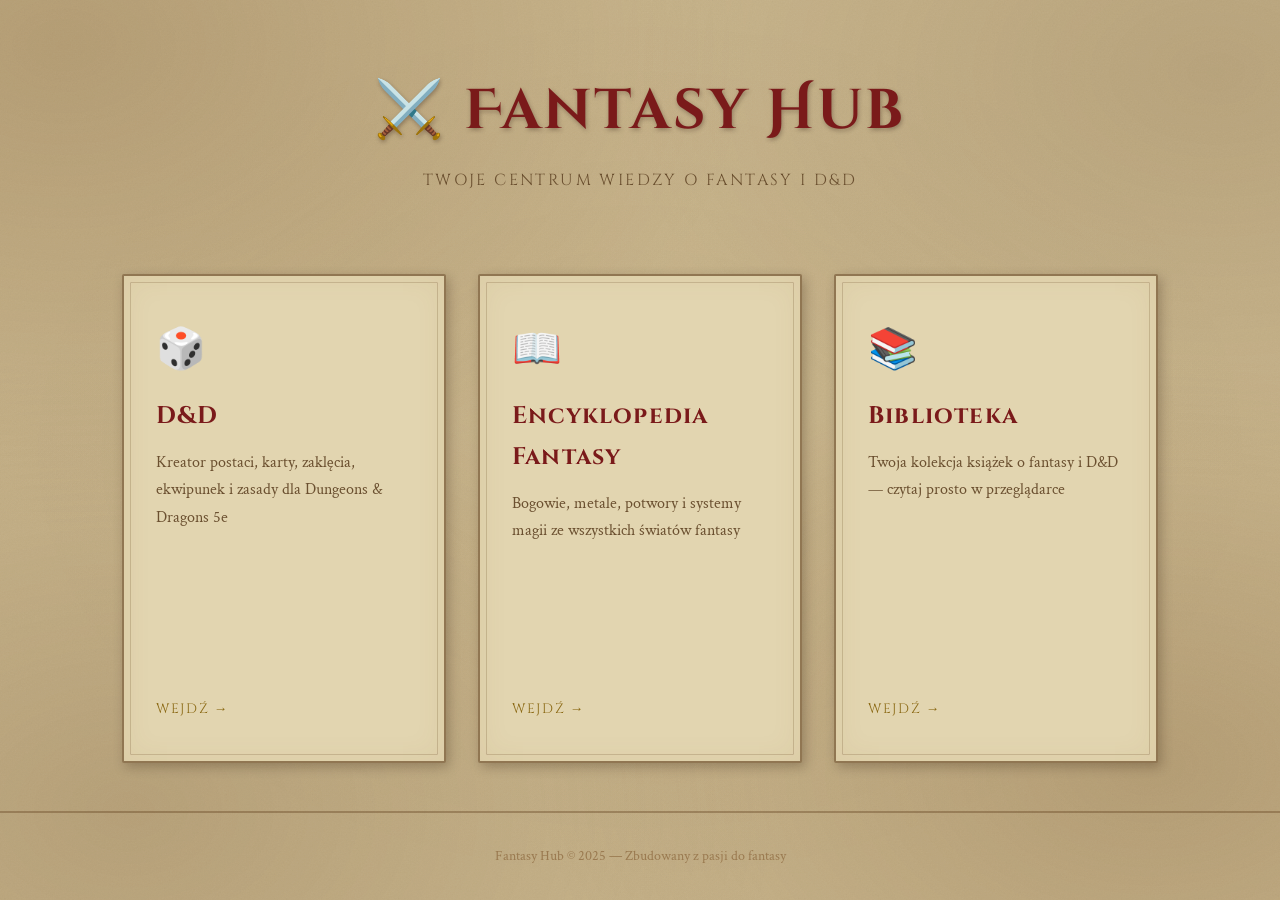
<file: index.html>
<!DOCTYPE html>
<html lang="pl">
<head>
  <meta charset="UTF-8" />
  <meta name="viewport" content="width=device-width, initial-scale=1.0" />
  <title>Fantasy Hub</title>
  <link rel="stylesheet" href="style/main.css" />
  <link href="https://fonts.googleapis.com/css2?family=Cinzel+Decorative:wght@700&family=Cinzel:wght@400;600&family=Crimson+Text:ital,wght@0,400;0,600;1,400&display=swap" rel="stylesheet" />
</head>
<body>
  <div class="stars"></div>
  <header>
    <h1 class="logo">⚔️ Fantasy Hub</h1>
    <p class="tagline">Twoje centrum wiedzy o fantasy i D&D</p>
  </header>

  <main class="cards">
    <a href="dnd/index.html" class="card card--dnd">
      <div class="card__icon">🎲</div>
      <h2>D&D</h2>
      <p>Kreator postaci, karty, zaklęcia, ekwipunek i zasady dla Dungeons & Dragons 5e</p>
      <span class="card__cta">Wejdź →</span>
    </a>

    <a href="encyclopedia/index.html" class="card card--enc">
      <div class="card__icon">📖</div>
      <h2>Encyklopedia Fantasy</h2>
      <p>Bogowie, metale, potwory i systemy magii ze wszystkich światów fantasy</p>
      <span class="card__cta">Wejdź →</span>
    </a>

    <a href="library/index.html" class="card card--lib">
      <div class="card__icon">📚</div>
      <h2>Biblioteka</h2>
      <p>Twoja kolekcja książek o fantasy i D&D — czytaj prosto w przeglądarce</p>
      <span class="card__cta">Wejdź →</span>
    </a>
  </main>

  <footer>
    <p>Fantasy Hub &copy; 2025 &mdash; Zbudowany z pasji do fantasy</p>
  </footer>
  <script src="style/main.js"></script>
</body>
</html>
</file>
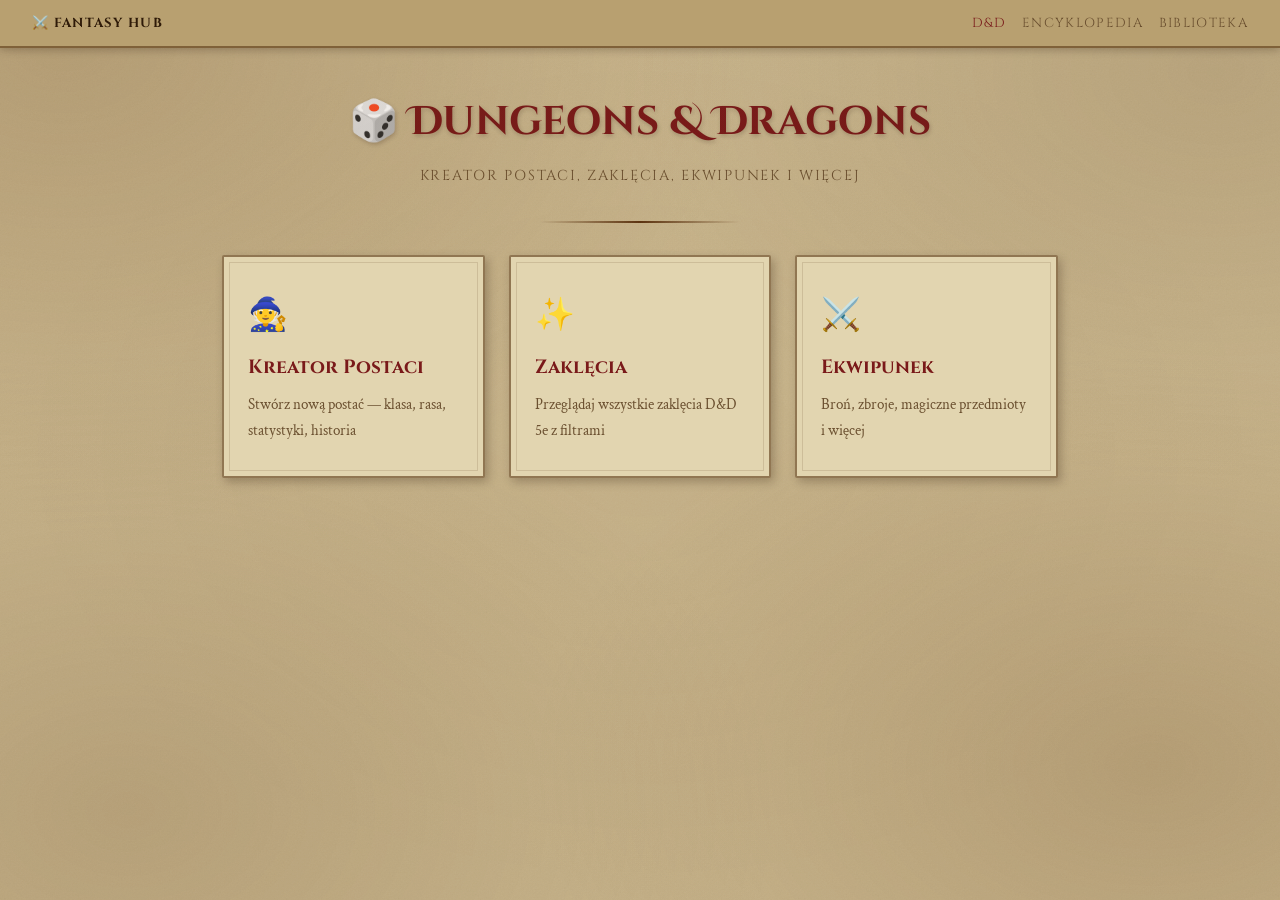
<file: dnd/index.html>
<!DOCTYPE html>
<html lang="pl">
<head>
  <meta charset="UTF-8" />
  <meta name="viewport" content="width=device-width, initial-scale=1.0" />
  <title>D&D — Fantasy Hub</title>
  <link rel="stylesheet" href="../style/main.css" />
  <link rel="stylesheet" href="../style/dnd.css" />
  <link href="https://fonts.googleapis.com/css2?family=Cinzel+Decorative:wght@700&family=Cinzel:wght@400;600&family=Crimson+Text:ital,wght@0,400;0,600;1,400&display=swap" rel="stylesheet" />
</head>
<body>
  <div class="stars"></div>

  <nav class="topnav">
    <a href="../index.html" class="home">⚔️ Fantasy Hub</a>
    <a href="index.html" class="active">D&D</a>
    <a href="../encyclopedia/index.html">Encyklopedia</a>
    <a href="../library/index.html">Biblioteka</a>
  </nav>

  <h1 class="page-title">🎲 Dungeons & Dragons</h1>
  <p class="page-subtitle">Kreator postaci, zaklęcia, ekwipunek i więcej</p>
  <div class="divider"></div>

  <main class="dnd-menu">
    <a href="character-sheet.html" class="dnd-card">
      <span class="dnd-card__icon">🧙</span>
      <h3>Kreator Postaci</h3>
      <p>Stwórz nową postać — klasa, rasa, statystyki, historia</p>
    </a>
    <a href="spells.html" class="dnd-card">
      <span class="dnd-card__icon">✨</span>
      <h3>Zaklęcia</h3>
      <p>Przeglądaj wszystkie zaklęcia D&D 5e z filtrami</p>
    </a>
    <a href="equipment.html" class="dnd-card">
      <span class="dnd-card__icon">⚔️</span>
      <h3>Ekwipunek</h3>
      <p>Broń, zbroje, magiczne przedmioty i więcej</p>
    </a>
  </main>

  <script src="../style/main.js"></script>
</body>
</html>
</file>
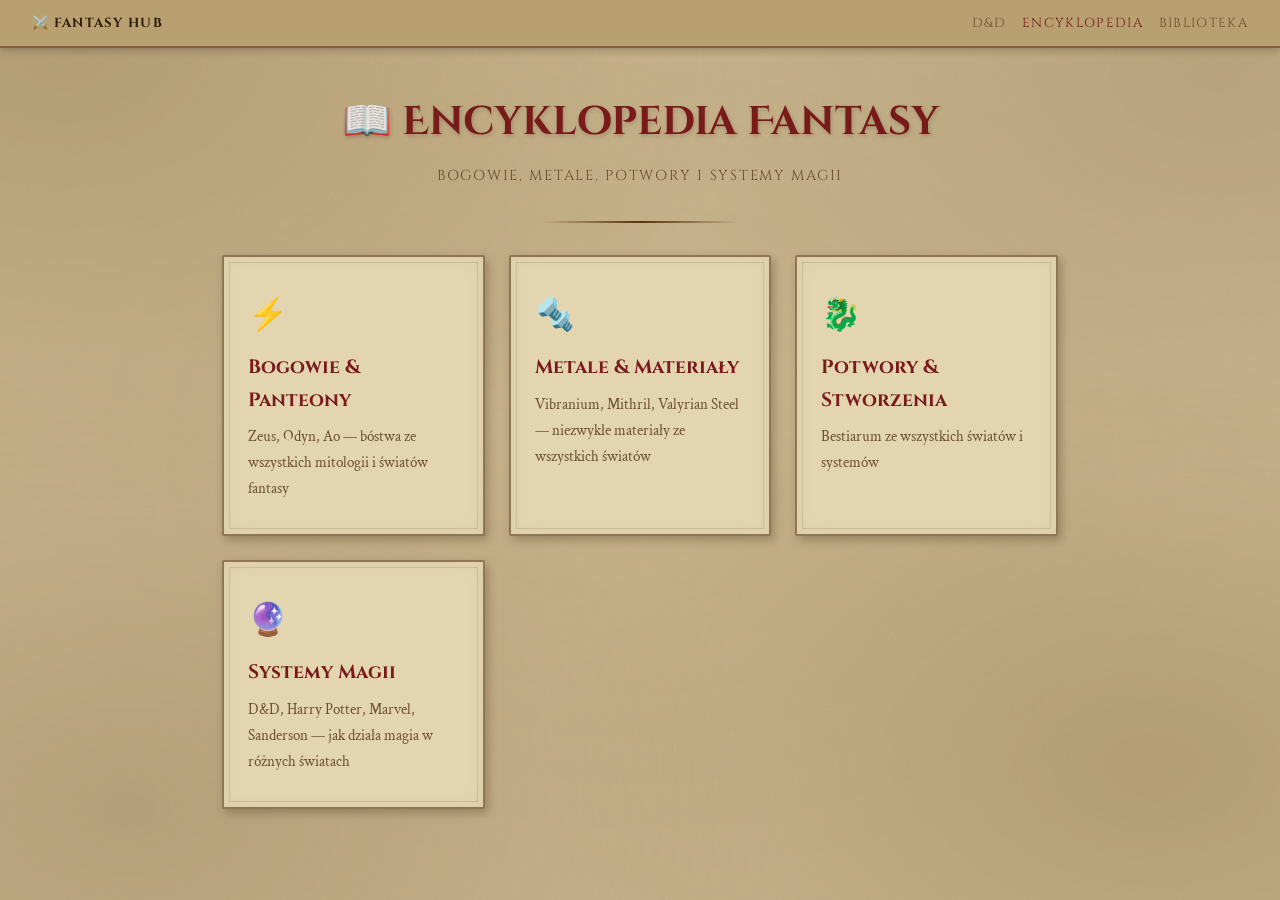
<file: encyclopedia/index.html>
<!DOCTYPE html>
<html lang="pl">
<head>
  <meta charset="UTF-8" />
  <meta name="viewport" content="width=device-width, initial-scale=1.0" />
  <title>Encyklopedia Fantasy — Fantasy Hub</title>
  <link rel="stylesheet" href="../style/main.css" />
  <link rel="stylesheet" href="../style/encyclopedia.css" />
  <link href="https://fonts.googleapis.com/css2?family=Cinzel+Decorative:wght@700&family=Cinzel:wght@400;600&family=Crimson+Text:ital,wght@0,400;0,600;1,400&display=swap" rel="stylesheet" />
</head>
<body>
  <div class="stars"></div>
  <nav class="topnav">
    <a href="../index.html" class="home">⚔️ Fantasy Hub</a>
    <a href="../dnd/index.html">D&D</a>
    <a href="index.html" class="active">Encyklopedia</a>
    <a href="../library/index.html">Biblioteka</a>
  </nav>

  <h1 class="page-title">📖 Encyklopedia Fantasy</h1>
  <p class="page-subtitle">Bogowie, metale, potwory i systemy magii</p>
  <div class="divider"></div>

  <main class="enc-menu">
    <a href="gods.html" class="enc-card">
      <span>⚡</span>
      <h3>Bogowie & Panteony</h3>
      <p>Zeus, Odyn, Ao — bóstwa ze wszystkich mitologii i światów fantasy</p>
    </a>
    <a href="metals.html" class="enc-card">
      <span>🔩</span>
      <h3>Metale & Materiały</h3>
      <p>Vibranium, Mithril, Valyrian Steel — niezwykłe materiały ze wszystkich światów</p>
    </a>
    <a href="monsters.html" class="enc-card">
      <span>🐉</span>
      <h3>Potwory & Stworzenia</h3>
      <p>Bestiarum ze wszystkich światów i systemów</p>
    </a>
    <a href="magic-systems.html" class="enc-card">
      <span>🔮</span>
      <h3>Systemy Magii</h3>
      <p>D&D, Harry Potter, Marvel, Sanderson — jak działa magia w różnych światach</p>
    </a>
  </main>

  <script src="../style/main.js"></script>
</body>
</html>
</file>
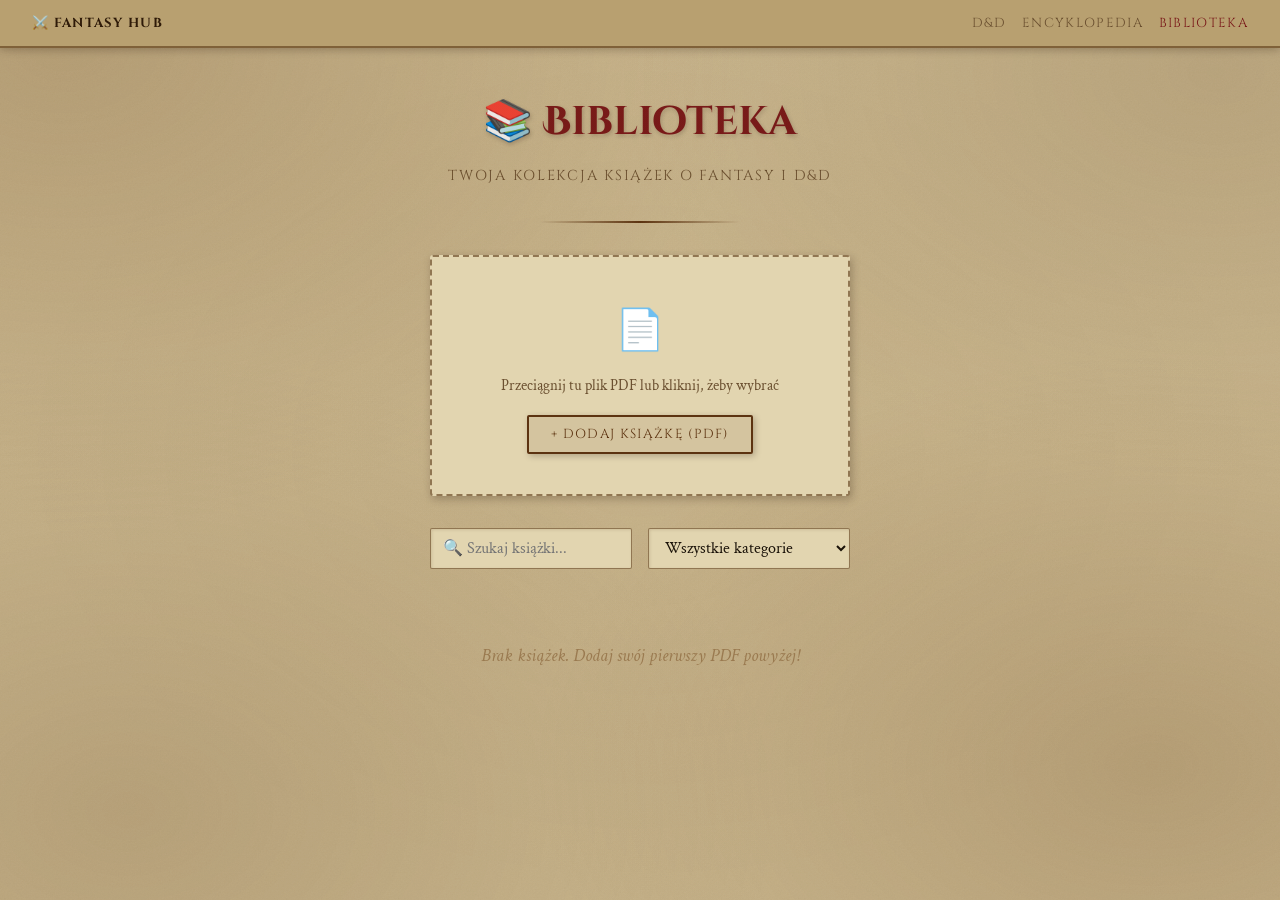
<file: library/index.html>
<!DOCTYPE html>
<html lang="pl">
<head>
  <meta charset="UTF-8" />
  <meta name="viewport" content="width=device-width, initial-scale=1.0" />
  <title>Biblioteka — Fantasy Hub</title>
  <link rel="stylesheet" href="../style/main.css" />
  <link rel="stylesheet" href="../style/library.css" />
  <link href="https://fonts.googleapis.com/css2?family=Cinzel+Decorative:wght@700&family=Cinzel:wght@400;600&family=Crimson+Text:ital,wght@0,400;0,600;1,400&display=swap" rel="stylesheet" />
</head>
<body>
  <div class="stars"></div>
  <nav class="topnav">
    <a href="../index.html" class="home">⚔️ Fantasy Hub</a>
    <a href="../dnd/index.html">D&D</a>
    <a href="../encyclopedia/index.html">Encyklopedia</a>
    <a href="index.html" class="active">Biblioteka</a>
  </nav>

  <h1 class="page-title">📚 Biblioteka</h1>
  <p class="page-subtitle">Twoja kolekcja książek o fantasy i D&D</p>
  <div class="divider"></div>

  <div class="lib-container">

    <div class="lib-upload-zone" id="upload-zone">
      <div class="upload-inner">
        <span>📄</span>
        <p>Przeciągnij tu plik PDF lub kliknij, żeby wybrać</p>
        <input type="file" id="file-input" accept=".pdf" multiple style="display:none" />
        <button class="add-btn" onclick="document.getElementById('file-input').click()">+ Dodaj książkę (PDF)</button>
      </div>
    </div>

    <div class="lib-controls">
      <input type="text" id="search" placeholder="🔍 Szukaj książki..." oninput="renderBooks()" />
      <select id="tag-filter" onchange="renderBooks()">
        <option value="">Wszystkie kategorie</option>
        <option>D&D</option><option>Powieść</option><option>Lore</option>
        <option>Podręcznik</option><option>Przygoda</option>
      </select>
    </div>

    <div class="books-grid" id="books-grid">
      <p class="empty-msg">Brak książek. Dodaj swój pierwszy PDF powyżej!</p>
    </div>
  </div>

  <!-- Modal czytnika -->
  <div class="reader-overlay" id="reader-overlay">
    <div class="reader-bar">
      <span id="reader-title">Tytuł</span>
      <button onclick="closeReader()">✕ Zamknij</button>
    </div>
    <iframe id="reader-frame" src=""></iframe>
  </div>

  <script src="js/library.js"></script>
  <script src="../style/main.js"></script>
</body>
</html>
</file>
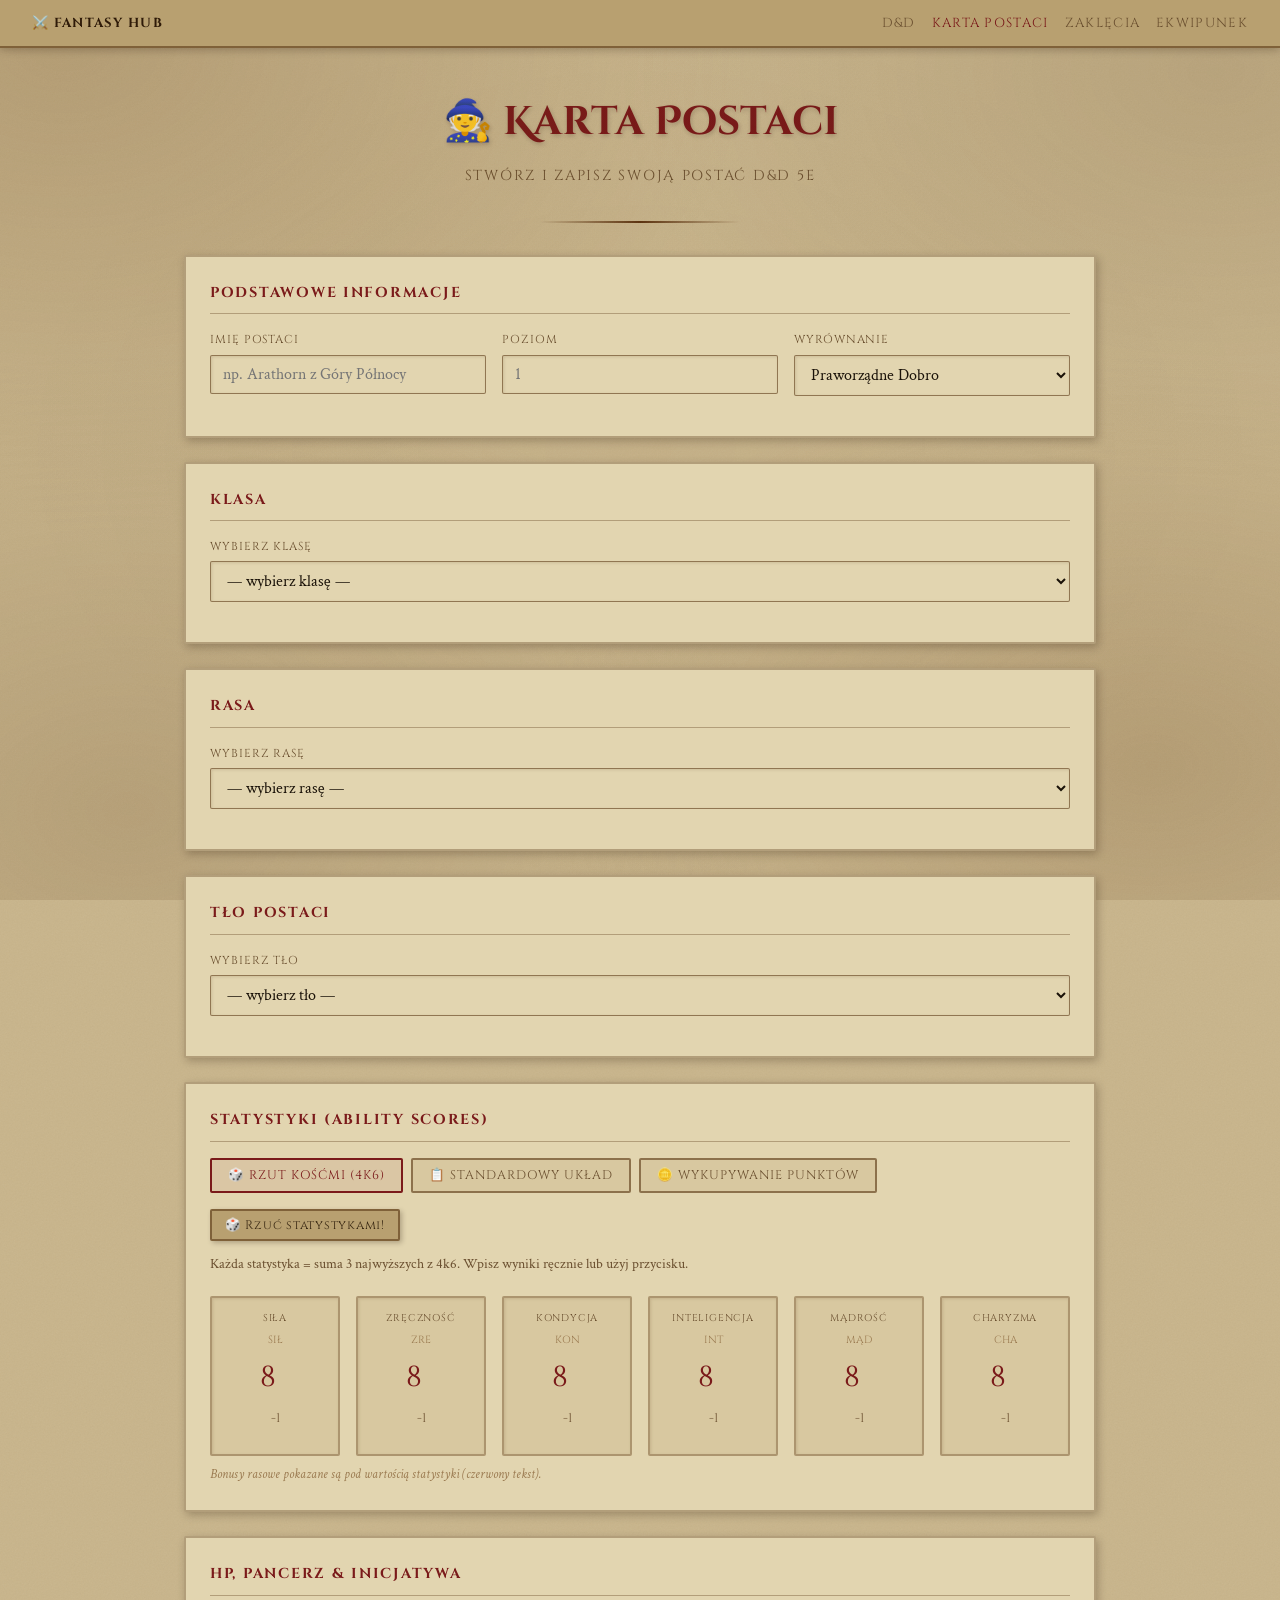
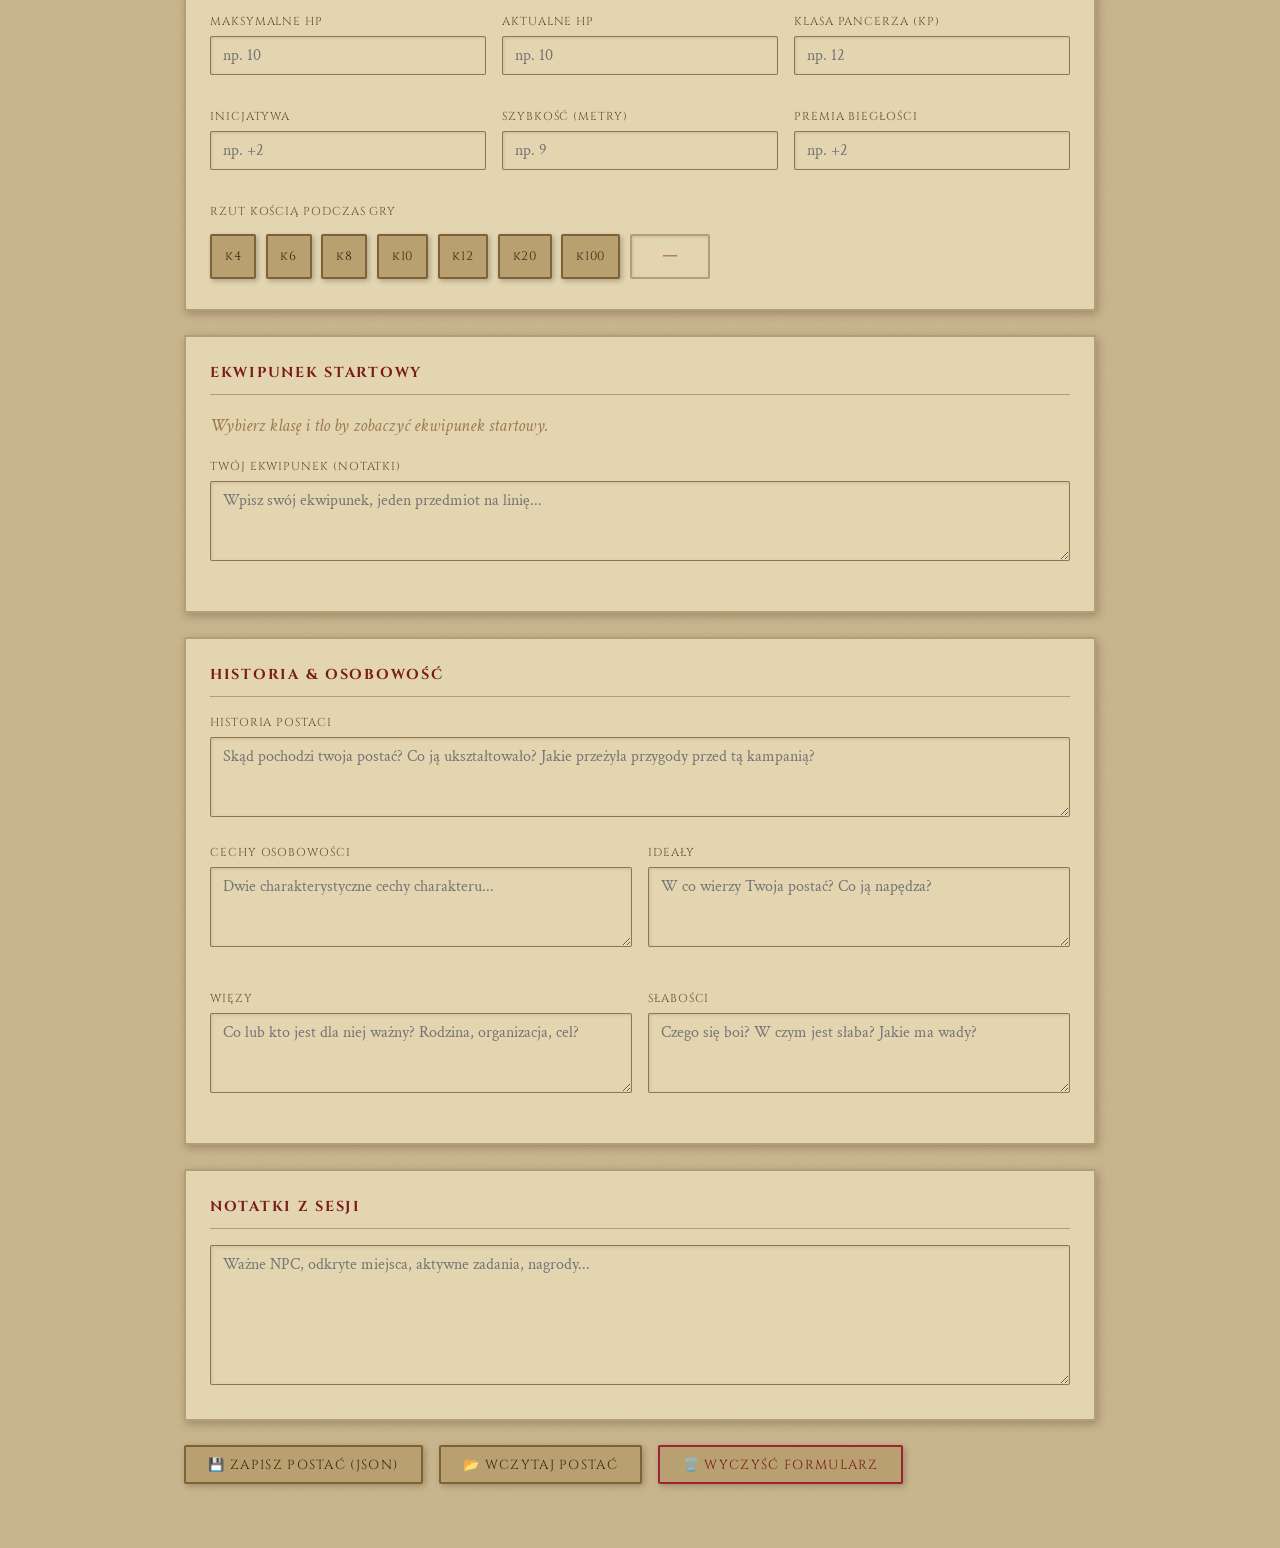
<file: dnd/character-sheet.html>
<!DOCTYPE html>
<html lang="pl">
<head>
  <meta charset="UTF-8" />
  <meta name="viewport" content="width=device-width, initial-scale=1.0" />
  <title>Karta Postaci — D&D</title>
  <link rel="stylesheet" href="../style/main.css" />
  <link rel="stylesheet" href="../style/dnd.css" />
  <link href="https://fonts.googleapis.com/css2?family=Cinzel+Decorative:wght@700&family=Cinzel:wght@400;600&family=Crimson+Text:ital,wght@0,400;0,600;1,400&display=swap" rel="stylesheet" />
  <style>
    /* Info boxy z opisami ras/klas */
    .info-box {
      background: var(--bg3); border: 1px solid var(--border);
      border-radius: 2px; padding: 1rem 1.25rem; margin-top: 0.75rem;
      box-shadow: inset 1px 1px 4px rgba(90,55,20,0.1);
    }
    .info-box h3 { font-family: var(--font-heading); color: var(--red); font-size: 1rem; margin-bottom: 0.3rem; }
    .info-box h4 { font-family: var(--font-heading); color: var(--red); font-size: 0.9rem; }
    .info-header { margin-bottom: 0.5rem; }
    .info-opis { font-style: italic; color: var(--ink-muted); font-size: 0.95rem; margin-bottom: 0.75rem; line-height: 1.55; }
    .info-bonusy { margin-bottom: 0.6rem; font-size: 0.9rem; display: flex; flex-wrap: wrap; gap: 0.35rem; align-items: center; }
    .info-bonusy strong { margin-right: 0.3rem; }
    .info-row { font-size: 0.9rem; color: var(--ink); margin-bottom: 0.3rem; }
    .info-cecha { margin-top: 0.6rem; padding-top: 0.5rem; border-top: 1px solid var(--border); }
    .info-cecha strong { font-family: var(--font-heading); font-size: 0.8rem; color: var(--ink2); }
    .info-cecha p { font-size: 0.88rem; color: var(--ink-muted); line-height: 1.5; margin-top: 0.15rem; }
    .info-cechy { margin-top: 0.25rem; }
    /* Metody statystyk */
    .metoda-przyciski { display: flex; gap: 0.5rem; flex-wrap: wrap; margin-bottom: 1rem; }
    .metoda-btn {
      padding: 0.45rem 1rem; font-family: var(--font-heading); font-size: 0.78rem;
      letter-spacing: 0.08em; text-transform: uppercase;
      border: 2px solid var(--border2); background: var(--bg3); color: var(--ink-muted);
      border-radius: 2px; cursor: pointer; transition: all 0.2s;
    }
    .metoda-btn:hover, .metoda-btn.aktywna {
      border-color: var(--red); background: rgba(122,26,26,0.08); color: var(--red);
    }
    .standard-row, .punkty-row {
      display: flex; align-items: center; gap: 0.75rem; margin-bottom: 0.6rem;
    }
    .standard-row select, .standard-row select { width: 80px; display: inline; }
  </style>
</head>
<body>
  <div class="stars"></div>
  <nav class="topnav">
    <a href="../index.html" class="home">⚔️ Fantasy Hub</a>
    <a href="index.html">D&D</a>
    <a href="character-sheet.html" class="active">Karta Postaci</a>
    <a href="spells.html">Zaklęcia</a>
    <a href="equipment.html">Ekwipunek</a>
  </nav>

  <h1 class="page-title">🧙 Karta Postaci</h1>
  <p class="page-subtitle">Stwórz i zapisz swoją postać D&D 5e</p>
  <div class="divider"></div>

  <div class="sheet-container">

    <!-- ===== PODSTAWOWE INFORMACJE ===== -->
    <div class="sheet-section">
      <h2>Podstawowe informacje</h2>
      <div class="field-grid-3">
        <div class="field-row">
          <label class="field-label">Imię postaci</label>
          <input type="text" id="char-name" placeholder="np. Arathorn z Góry Północy" />
        </div>
        <div class="field-row">
          <label class="field-label">Poziom</label>
          <input type="text" id="char-level" placeholder="1" />
        </div>
        <div class="field-row">
          <label class="field-label">Wyrównanie</label>
          <select id="char-alignment">
            <option>Praworządne Dobro</option><option>Neutralne Dobro</option><option>Chaotyczne Dobro</option>
            <option>Praworządna Neutralność</option><option>Czysta Neutralność</option><option>Chaotyczna Neutralność</option>
            <option>Praworządne Zło</option><option>Neutralne Zło</option><option>Chaotyczne Zło</option>
          </select>
        </div>
      </div>
    </div>

    <!-- ===== KLASA ===== -->
    <div class="sheet-section">
      <h2>Klasa</h2>
      <div class="field-row">
        <label class="field-label">Wybierz klasę</label>
        <select id="char-class"><option value="">Ładowanie...</option></select>
      </div>
      <div id="klasa-info"></div>
    </div>

    <!-- ===== RASA ===== -->
    <div class="sheet-section">
      <h2>Rasa</h2>
      <div class="field-row">
        <label class="field-label">Wybierz rasę</label>
        <select id="char-race"><option value="">Ładowanie...</option></select>
      </div>
      <div id="podrasa-section" style="display:none" class="field-row">
        <label class="field-label">Podrasa</label>
        <select id="char-subrace"><option value="">— wybierz podrasę —</option></select>
      </div>
      <div id="rasa-info"></div>
    </div>

    <!-- ===== TŁO POSTACI ===== -->
    <div class="sheet-section">
      <h2>Tło Postaci</h2>
      <div class="field-row">
        <label class="field-label">Wybierz tło</label>
        <select id="char-background"><option value="">Ładowanie...</option></select>
      </div>
      <div id="tlo-info"></div>
    </div>

    <!-- ===== STATYSTYKI ===== -->
    <div class="sheet-section">
      <h2>Statystyki (Ability Scores)</h2>

      <div class="metoda-przyciski">
        <button id="metoda-losowanie" class="metoda-btn aktywna" onclick="wybierzMetodeStatystyk('losowanie')">🎲 Rzut kośćmi (4k6)</button>
        <button id="metoda-standard"  class="metoda-btn" onclick="wybierzMetodeStatystyk('standard')">📋 Standardowy układ</button>
        <button id="metoda-punkty"    class="metoda-btn" onclick="wybierzMetodeStatystyk('punkty')">🪙 Wykupywanie punktów</button>
      </div>

      <!-- Losowanie -->
      <div id="stat-losowanie">
        <div class="dice-row" style="margin-bottom:0.75rem">
          <button class="dice-btn" onclick="rzucajStatystyki()">🎲 Rzuć statystykami!</button>
          <span id="roll-historia" style="font-style:italic;color:var(--ink-faded);font-size:0.85rem;align-self:center"></span>
        </div>
        <p style="font-size:0.85rem;color:var(--ink-muted);margin-bottom:0.75rem">Każda statystyka = suma 3 najwyższych z 4k6. Wpisz wyniki ręcznie lub użyj przycisku.</p>
      </div>

      <!-- Standardowy układ -->
      <div id="stat-standard" style="display:none">
        <p style="font-size:0.85rem;color:var(--ink-muted);margin-bottom:0.75rem">
          Przydziel wartości: <strong>15, 14, 13, 12, 10, 8</strong> — każdą raz.
        </p>
        <div id="standard-grid"></div>
      </div>

      <!-- Punkty -->
      <div id="stat-punkty" style="display:none">
        <p style="font-size:0.85rem;color:var(--ink-muted);margin-bottom:0.75rem">
          Masz <strong>27 punktów</strong>. Statystyki od 8 do 15. Koszt: 8=0, 9=1, 10=2, 11=3, 12=4, 13=5, 14=7, 15=9.
        </p>
        <div id="punkty-grid"></div>
      </div>

      <div class="stats-grid" id="stats-grid" style="margin-top:1.25rem"></div>
      <p style="font-size:0.8rem;color:var(--ink-faded);margin-top:0.5rem;font-style:italic">Bonusy rasowe pokazane są pod wartością statystyki (czerwony tekst).</p>
    </div>

    <!-- ===== HP, PANCERZ, INICJATYWA ===== -->
    <div class="sheet-section">
      <h2>HP, Pancerz & Inicjatywa</h2>
      <div class="field-grid-3">
        <div class="field-row">
          <label class="field-label">Maksymalne HP</label>
          <input type="text" id="hp-max" placeholder="np. 10" />
        </div>
        <div class="field-row">
          <label class="field-label">Aktualne HP</label>
          <input type="text" id="hp-cur" placeholder="np. 10" />
        </div>
        <div class="field-row">
          <label class="field-label">Klasa Pancerza (KP)</label>
          <input type="text" id="ac" placeholder="np. 12" />
        </div>
        <div class="field-row">
          <label class="field-label">Inicjatywa</label>
          <input type="text" id="initiative" placeholder="np. +2" />
        </div>
        <div class="field-row">
          <label class="field-label">Szybkość (metry)</label>
          <input type="text" id="speed" placeholder="np. 9" />
        </div>
        <div class="field-row">
          <label class="field-label">Premia Biegłości</label>
          <input type="text" id="proficiency" placeholder="np. +2" />
        </div>
      </div>

      <!-- Rzucanie kośćmi w grze -->
      <div style="margin-top:1rem">
        <label class="field-label">Rzut kością podczas gry</label>
        <div class="dice-row">
          <button class="dice-btn" onclick="rzucKosc(4)">k4</button>
          <button class="dice-btn" onclick="rzucKosc(6)">k6</button>
          <button class="dice-btn" onclick="rzucKosc(8)">k8</button>
          <button class="dice-btn" onclick="rzucKosc(10)">k10</button>
          <button class="dice-btn" onclick="rzucKosc(12)">k12</button>
          <button class="dice-btn" onclick="rzucKosc(20)">k20</button>
          <button class="dice-btn" onclick="rzucKosc(100)">k100</button>
          <div class="dice-result" id="dice-result">—</div>
        </div>
        <div id="dice-log" style="font-size:0.82rem;color:var(--ink-muted);margin-top:0.4rem;font-style:italic"></div>
      </div>
    </div>

    <!-- ===== EKWIPUNEK STARTOWY ===== -->
    <div class="sheet-section">
      <h2>Ekwipunek Startowy</h2>
      <div id="ekwipunek-startowy">
        <p style="color:var(--ink-faded);font-style:italic">Wybierz klasę i tło by zobaczyć ekwipunek startowy.</p>
      </div>
      <div class="field-row" style="margin-top:1rem">
        <label class="field-label">Twój ekwipunek (notatki)</label>
        <textarea id="char-equipment" placeholder="Wpisz swój ekwipunek, jeden przedmiot na linię..."></textarea>
      </div>
    </div>

    <!-- ===== HISTORIA POSTACI ===== -->
    <div class="sheet-section">
      <h2>Historia & Osobowość</h2>
      <div class="field-row">
        <label class="field-label">Historia postaci</label>
        <textarea id="char-backstory" placeholder="Skąd pochodzi twoja postać? Co ją ukształtowało? Jakie przeżyła przygody przed tą kampanią?"></textarea>
      </div>
      <div class="field-grid-2">
        <div class="field-row">
          <label class="field-label">Cechy osobowości</label>
          <textarea id="char-traits" placeholder="Dwie charakterystyczne cechy charakteru..."></textarea>
        </div>
        <div class="field-row">
          <label class="field-label">Ideały</label>
          <textarea id="char-ideals" placeholder="W co wierzy Twoja postać? Co ją napędza?"></textarea>
        </div>
        <div class="field-row">
          <label class="field-label">Więzy</label>
          <textarea id="char-bonds" placeholder="Co lub kto jest dla niej ważny? Rodzina, organizacja, cel?"></textarea>
        </div>
        <div class="field-row">
          <label class="field-label">Słabości</label>
          <textarea id="char-flaws" placeholder="Czego się boi? W czym jest słaba? Jakie ma wady?"></textarea>
        </div>
      </div>
    </div>

    <!-- ===== NOTATKI ===== -->
    <div class="sheet-section">
      <h2>Notatki z Sesji</h2>
      <textarea id="char-notes" style="min-height:140px;" placeholder="Ważne NPC, odkryte miejsca, aktywne zadania, nagrody..."></textarea>
    </div>

    <div class="btn-row">
      <button class="btn" onclick="saveCharacter()">💾 Zapisz postać (JSON)</button>
      <button class="btn" onclick="loadCharacter()">📂 Wczytaj postać</button>
      <button class="btn btn--red" onclick="clearCharacter()">🗑️ Wyczyść formularz</button>
    </div>

  </div>

  <script>
    // Rzucanie kością podczas gry
    const rzucKosc = (faces) => {
      const wynik = Math.floor(Math.random() * faces) + 1;
      const el = document.getElementById('dice-result');
      const log = document.getElementById('dice-log');
      if (el) { el.textContent = wynik; el.style.color = wynik === faces ? 'var(--red)' : ''; }
      if (log) log.textContent = `Ostatni rzut: k${faces} → ${wynik}`;
    };

    // Inicjalizacja metod statystyk
    document.addEventListener('DOMContentLoaded', () => {
      setTimeout(() => {
        budujStandardArray();
        budujSystemPunktowy();
      }, 500);
    });
  </script>
  <script src="js/character.js"></script>
  <script src="../style/main.js"></script>
</body>
</html>
</file>
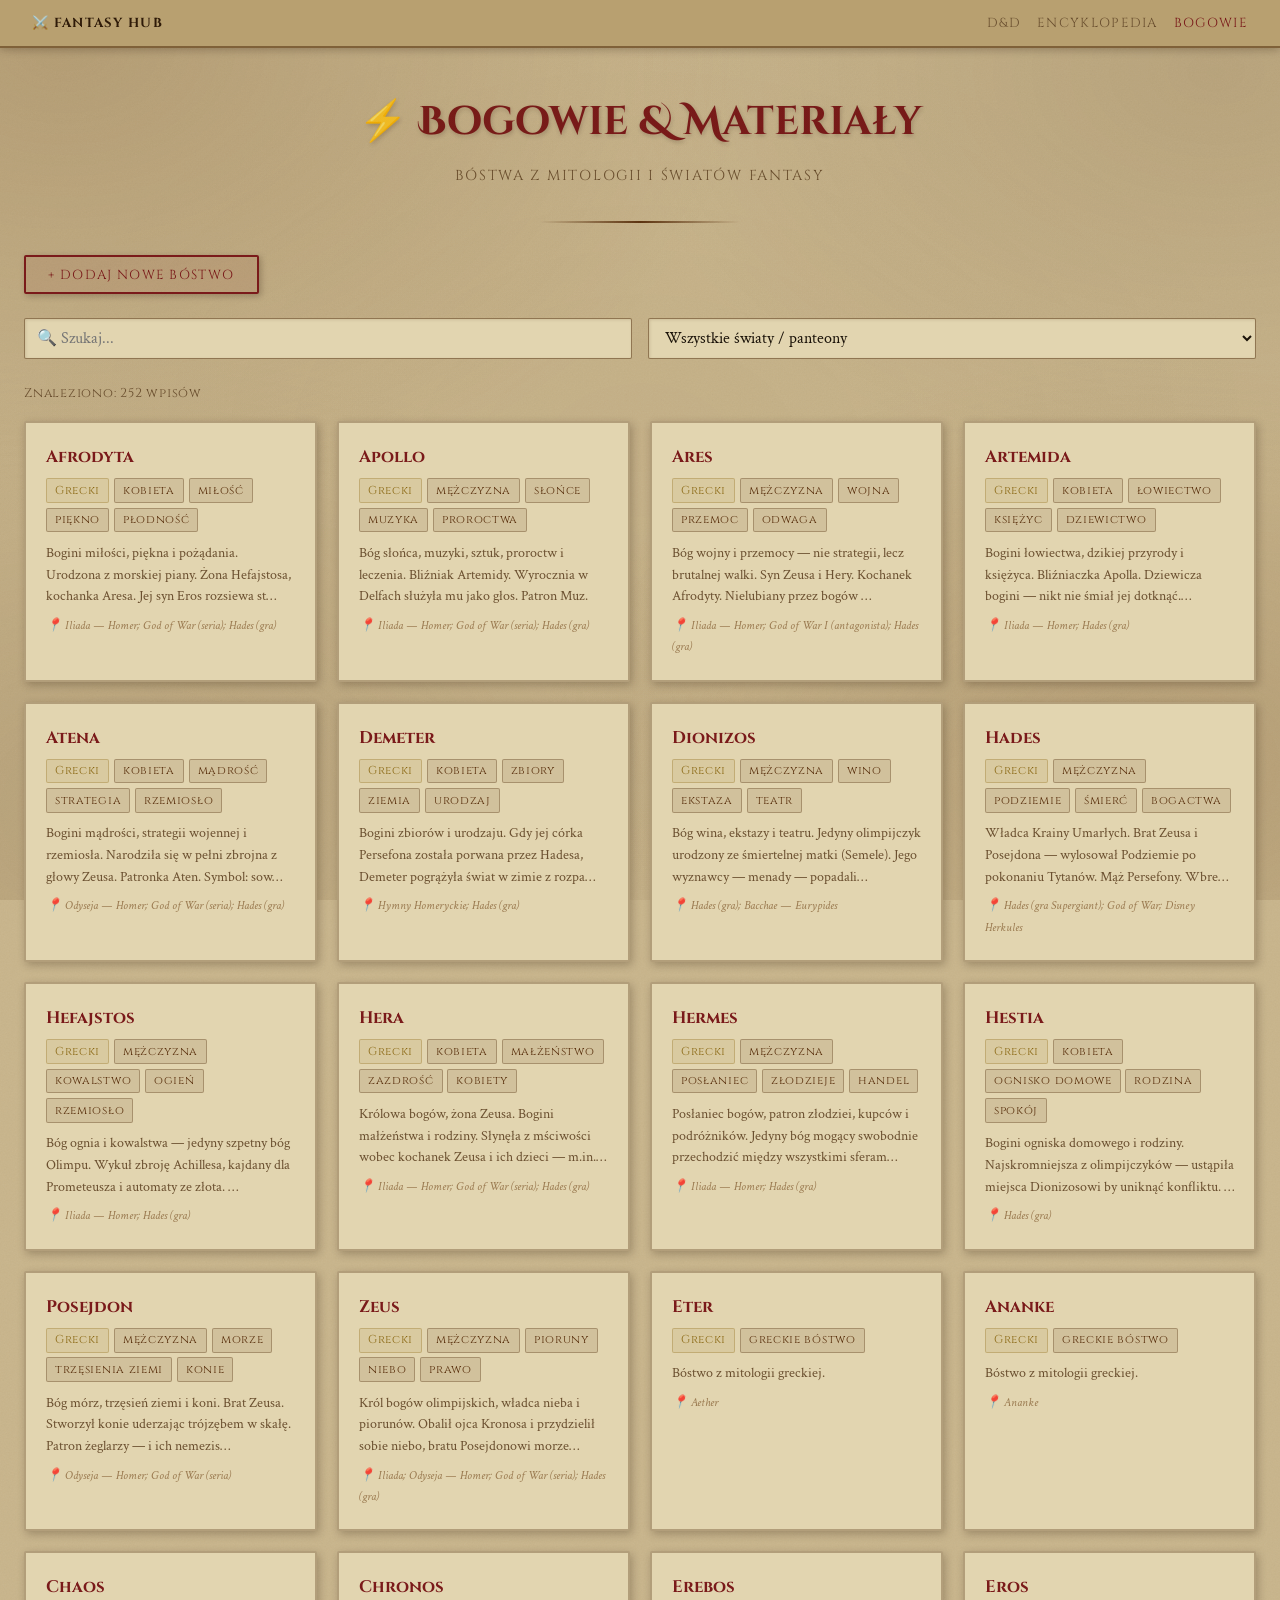
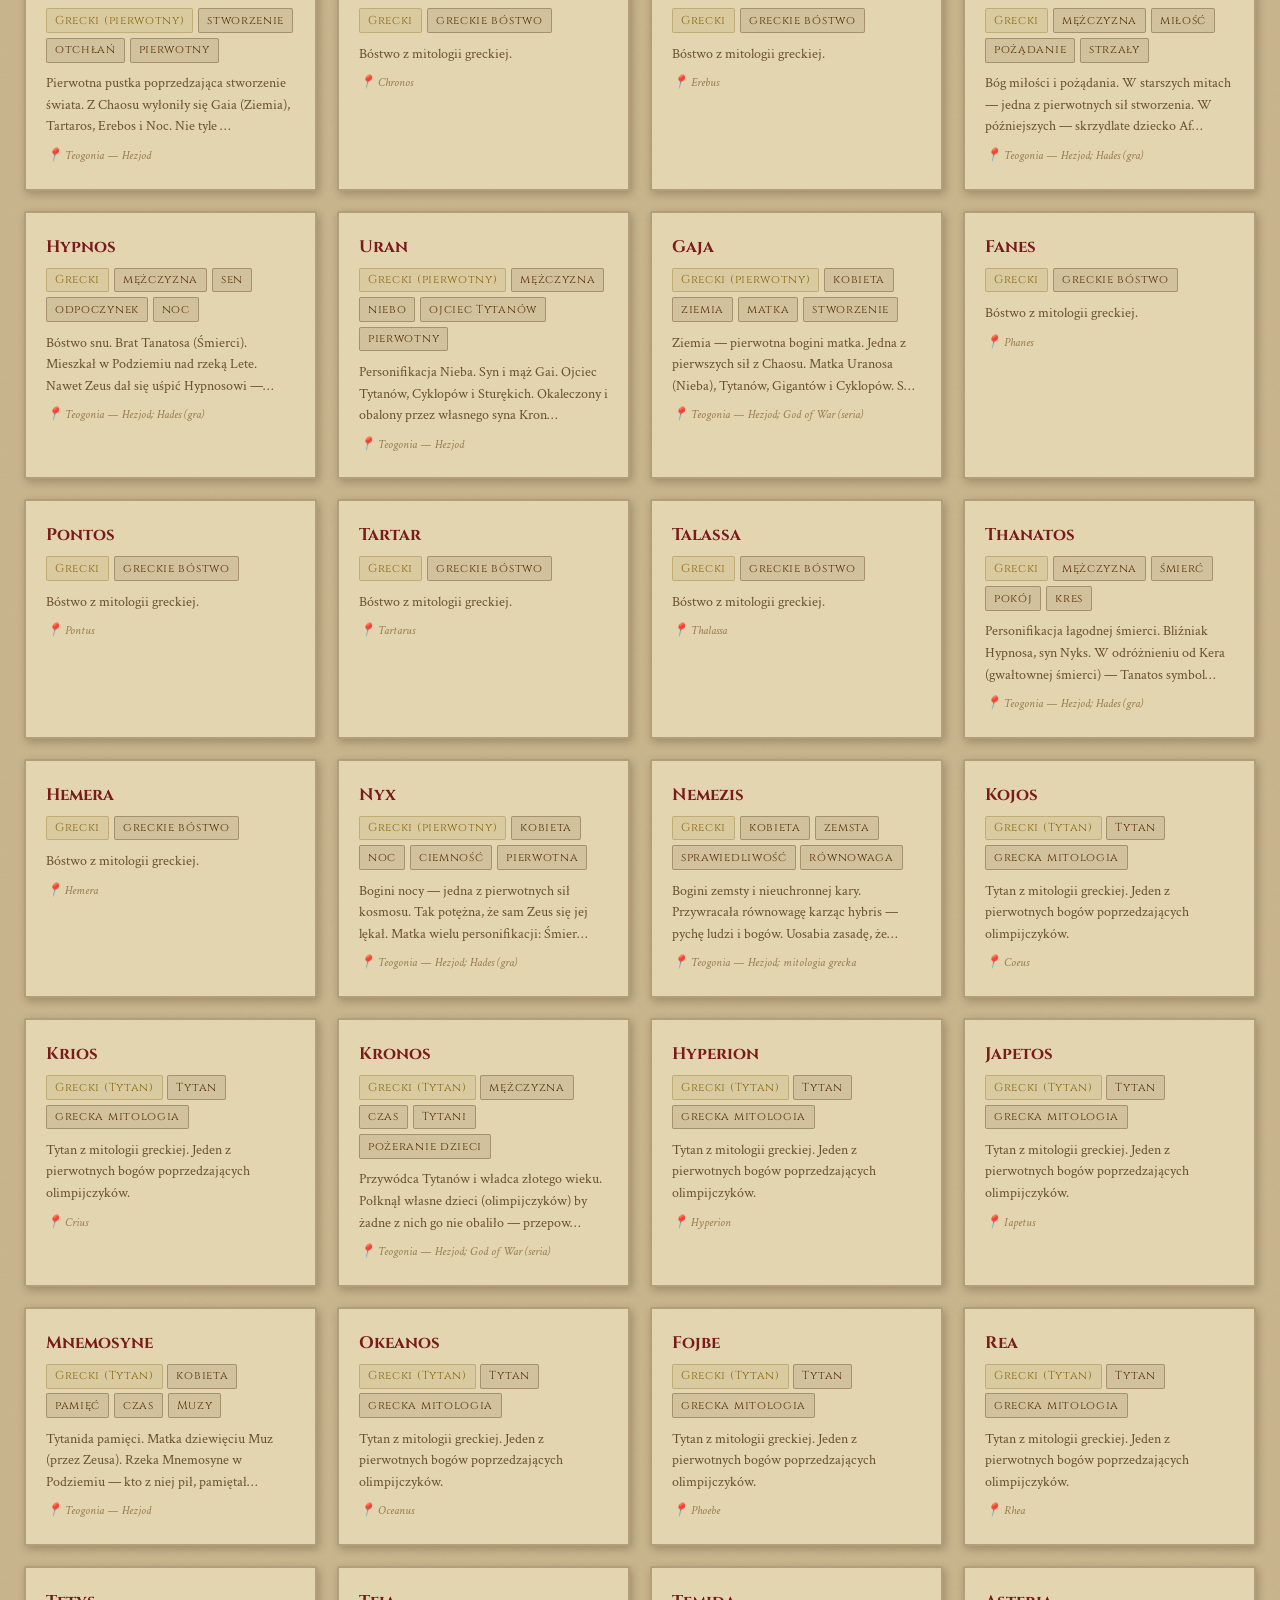
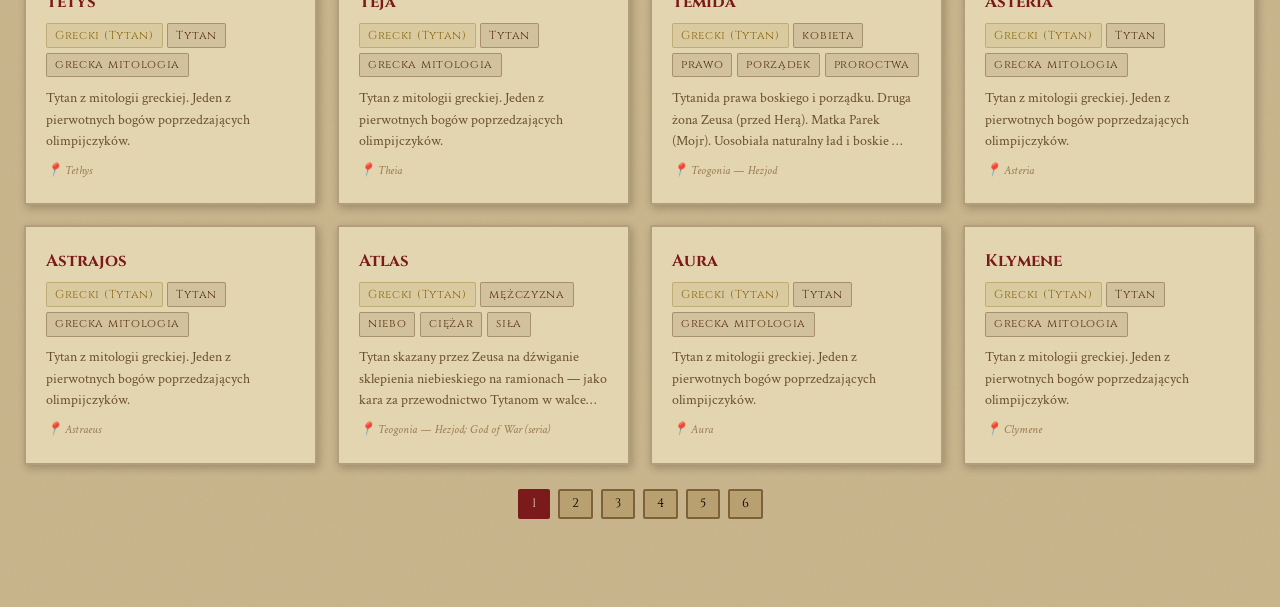
<file: encyclopedia/gods.html>
<!DOCTYPE html>
<html lang="pl">
<head>
  <meta charset="UTF-8" />
  <meta name="viewport" content="width=device-width, initial-scale=1.0" />
  <title>Bogowie — Encyklopedia Fantasy</title>
  <link rel="stylesheet" href="../style/main.css" />
  <link rel="stylesheet" href="../style/encyclopedia.css" />
  <link href="https://fonts.googleapis.com/css2?family=Cinzel+Decorative:wght@700&family=Cinzel:wght@400;600&family=Crimson+Text:ital,wght@0,400;0,600;1,400&display=swap" rel="stylesheet" />
</head>
<body>
  <div class="stars"></div>
  <nav class="topnav">
    <a href="../index.html" class="home">⚔️ Fantasy Hub</a>
    <a href="../dnd/index.html">D&D</a>
    <a href="index.html">Encyklopedia</a>
    <a href="gods.html" class="active">Bogowie</a>
  </nav>

  <h1 class="page-title">⚡ Bogowie & Materiały</h1>
  <p class="page-subtitle">Bóstwa z mitologii i światów fantasy</p>
  <div class="divider"></div>

  <div class="enc-container">
    <button class="add-btn" onclick="openModal()">+ Dodaj nowe bóstwo</button>

    <div class="enc-controls">
      <input type="text" id="search" placeholder="🔍 Szukaj..." oninput="render()" />
      <select id="universe-filter" onchange="render()">
        <option value="">Wszystkie światy</option>
      </select>
    </div>

    <div class="enc-grid" id="grid"></div>
  </div>

  <!-- Modal dodawania -->
  <div class="modal-overlay" id="modal">
    <div class="modal">
      <h3>➕ Dodaj Bóstwo</h3>
      <div class="field-row"><label>Nazwa</label><input id="m-name" type="text" /></div>
      <div class="field-row"><label>Świat/Universe</label><input id="m-universe" type="text" placeholder="np. Marvel, Tolkien, D&D" /></div>
      <div class="field-row"><label>Właściwości (tagi, przecinki)</label><input id="m-tags" type="text" placeholder="np. wytrzymały, magnetyczny" /></div>
      <div class="field-row"><label>Opis</label><textarea id="m-desc"></textarea></div>
      <div class="field-row"><label>Pojawia się w</label><input id="m-appearances" type="text" placeholder="np. Avengers (2012), Silmarillion" /></div>
      <div class="modal-btns">
        <button class="btn-save" onclick="saveEntry()">Zapisz</button>
        <button class="btn-cancel" onclick="closeModal()">Anuluj</button>
      </div>
    </div>
  </div>

  <script src="js/encyclopedia.js"></script>
  <script>initEncyclopedia('gods');</script>
  <script src="../style/main.js"></script>
</body>
</html>
</file>
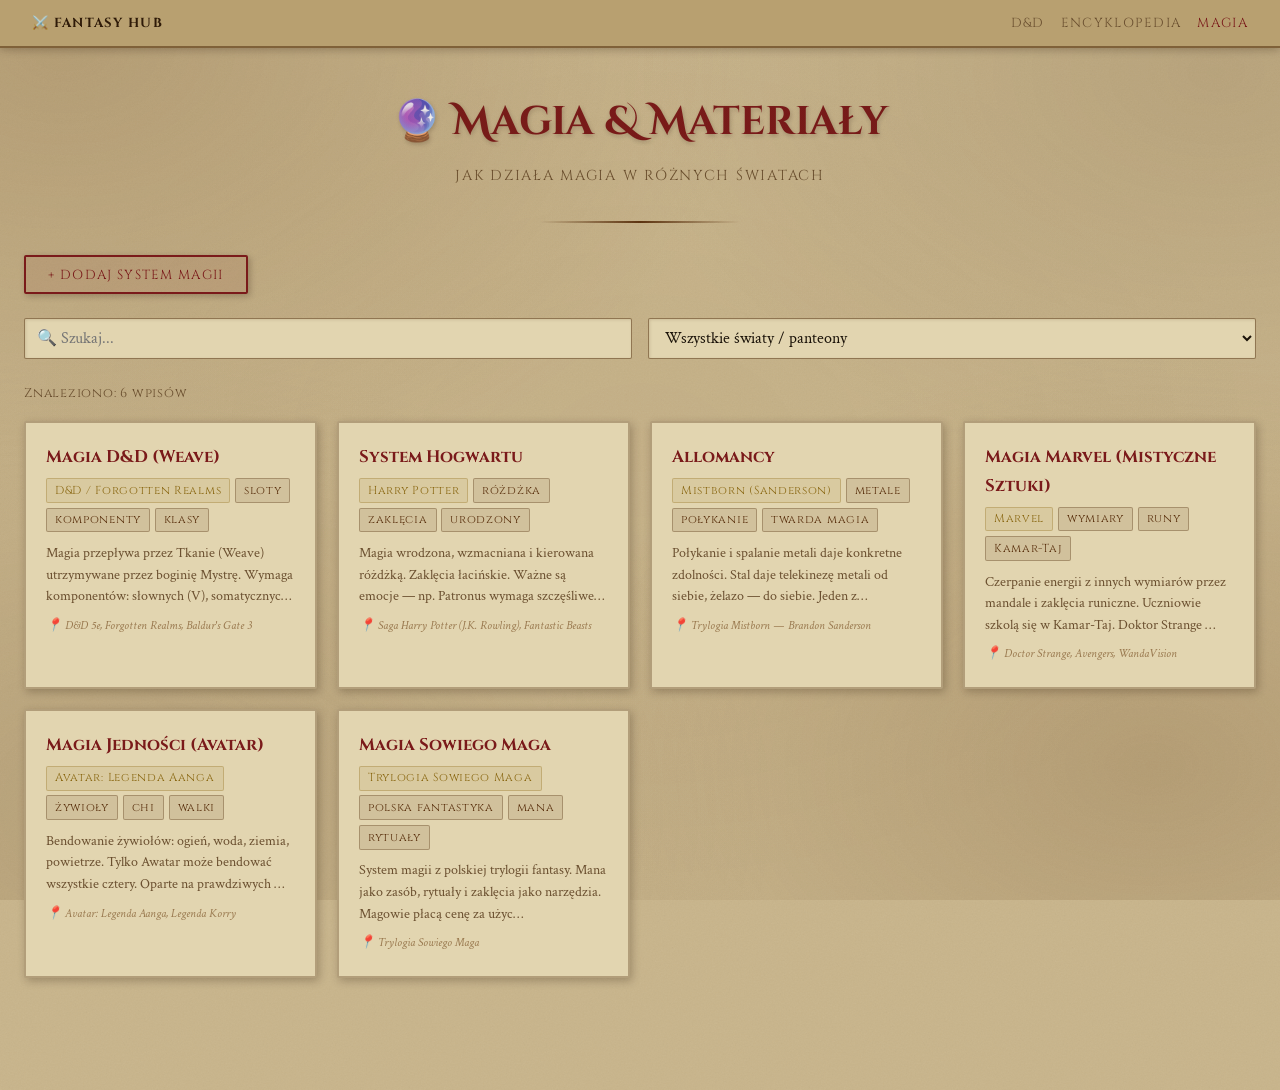
<file: encyclopedia/magic-systems.html>
<!DOCTYPE html>
<html lang="pl">
<head>
  <meta charset="UTF-8" />
  <meta name="viewport" content="width=device-width, initial-scale=1.0" />
  <title>Magia — Encyklopedia Fantasy</title>
  <link rel="stylesheet" href="../style/main.css" />
  <link rel="stylesheet" href="../style/encyclopedia.css" />
  <link href="https://fonts.googleapis.com/css2?family=Cinzel+Decorative:wght@700&family=Cinzel:wght@400;600&family=Crimson+Text:ital,wght@0,400;0,600;1,400&display=swap" rel="stylesheet" />
</head>
<body>
  <div class="stars"></div>
  <nav class="topnav">
    <a href="../index.html" class="home">⚔️ Fantasy Hub</a>
    <a href="../dnd/index.html">D&D</a>
    <a href="index.html">Encyklopedia</a>
    <a href="magic-systems.html" class="active">Magia</a>
  </nav>

  <h1 class="page-title">🔮 Magia & Materiały</h1>
  <p class="page-subtitle">Jak działa magia w różnych światach</p>
  <div class="divider"></div>

  <div class="enc-container">
    <button class="add-btn" onclick="openModal()">+ Dodaj system magii</button>

    <div class="enc-controls">
      <input type="text" id="search" placeholder="🔍 Szukaj..." oninput="render()" />
      <select id="universe-filter" onchange="render()">
        <option value="">Wszystkie światy</option>
      </select>
    </div>

    <div class="enc-grid" id="grid"></div>
  </div>

  <!-- Modal dodawania -->
  <div class="modal-overlay" id="modal">
    <div class="modal">
      <h3>➕ Dodaj System Magii</h3>
      <div class="field-row"><label>Nazwa</label><input id="m-name" type="text" /></div>
      <div class="field-row"><label>Świat/Universe</label><input id="m-universe" type="text" placeholder="np. Marvel, Tolkien, D&D" /></div>
      <div class="field-row"><label>Właściwości (tagi, przecinki)</label><input id="m-tags" type="text" placeholder="np. wytrzymały, magnetyczny" /></div>
      <div class="field-row"><label>Opis</label><textarea id="m-desc"></textarea></div>
      <div class="field-row"><label>Pojawia się w</label><input id="m-appearances" type="text" placeholder="np. Avengers (2012), Silmarillion" /></div>
      <div class="modal-btns">
        <button class="btn-save" onclick="saveEntry()">Zapisz</button>
        <button class="btn-cancel" onclick="closeModal()">Anuluj</button>
      </div>
    </div>
  </div>

  <script src="js/encyclopedia.js"></script>
  <script>initEncyclopedia('magic-systems');</script>
  <script src="../style/main.js"></script>
</body>
</html>
</file>
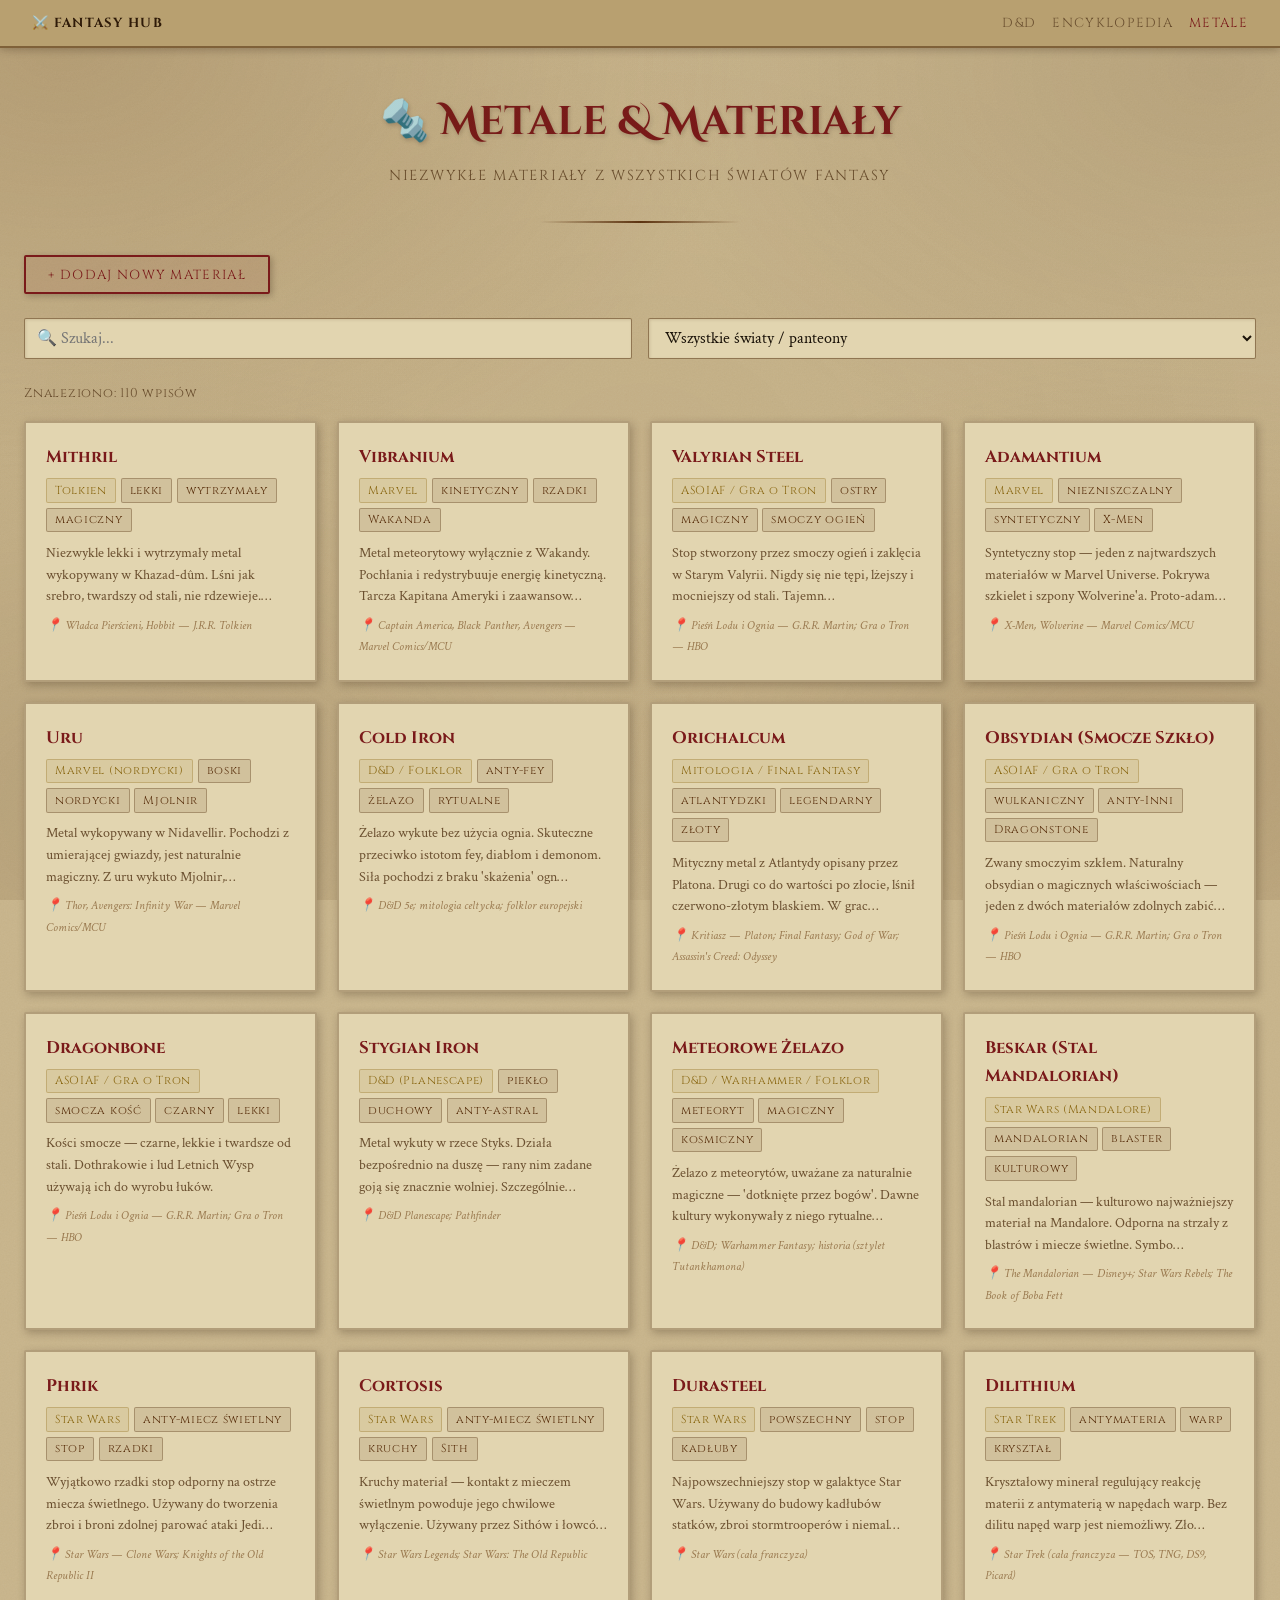
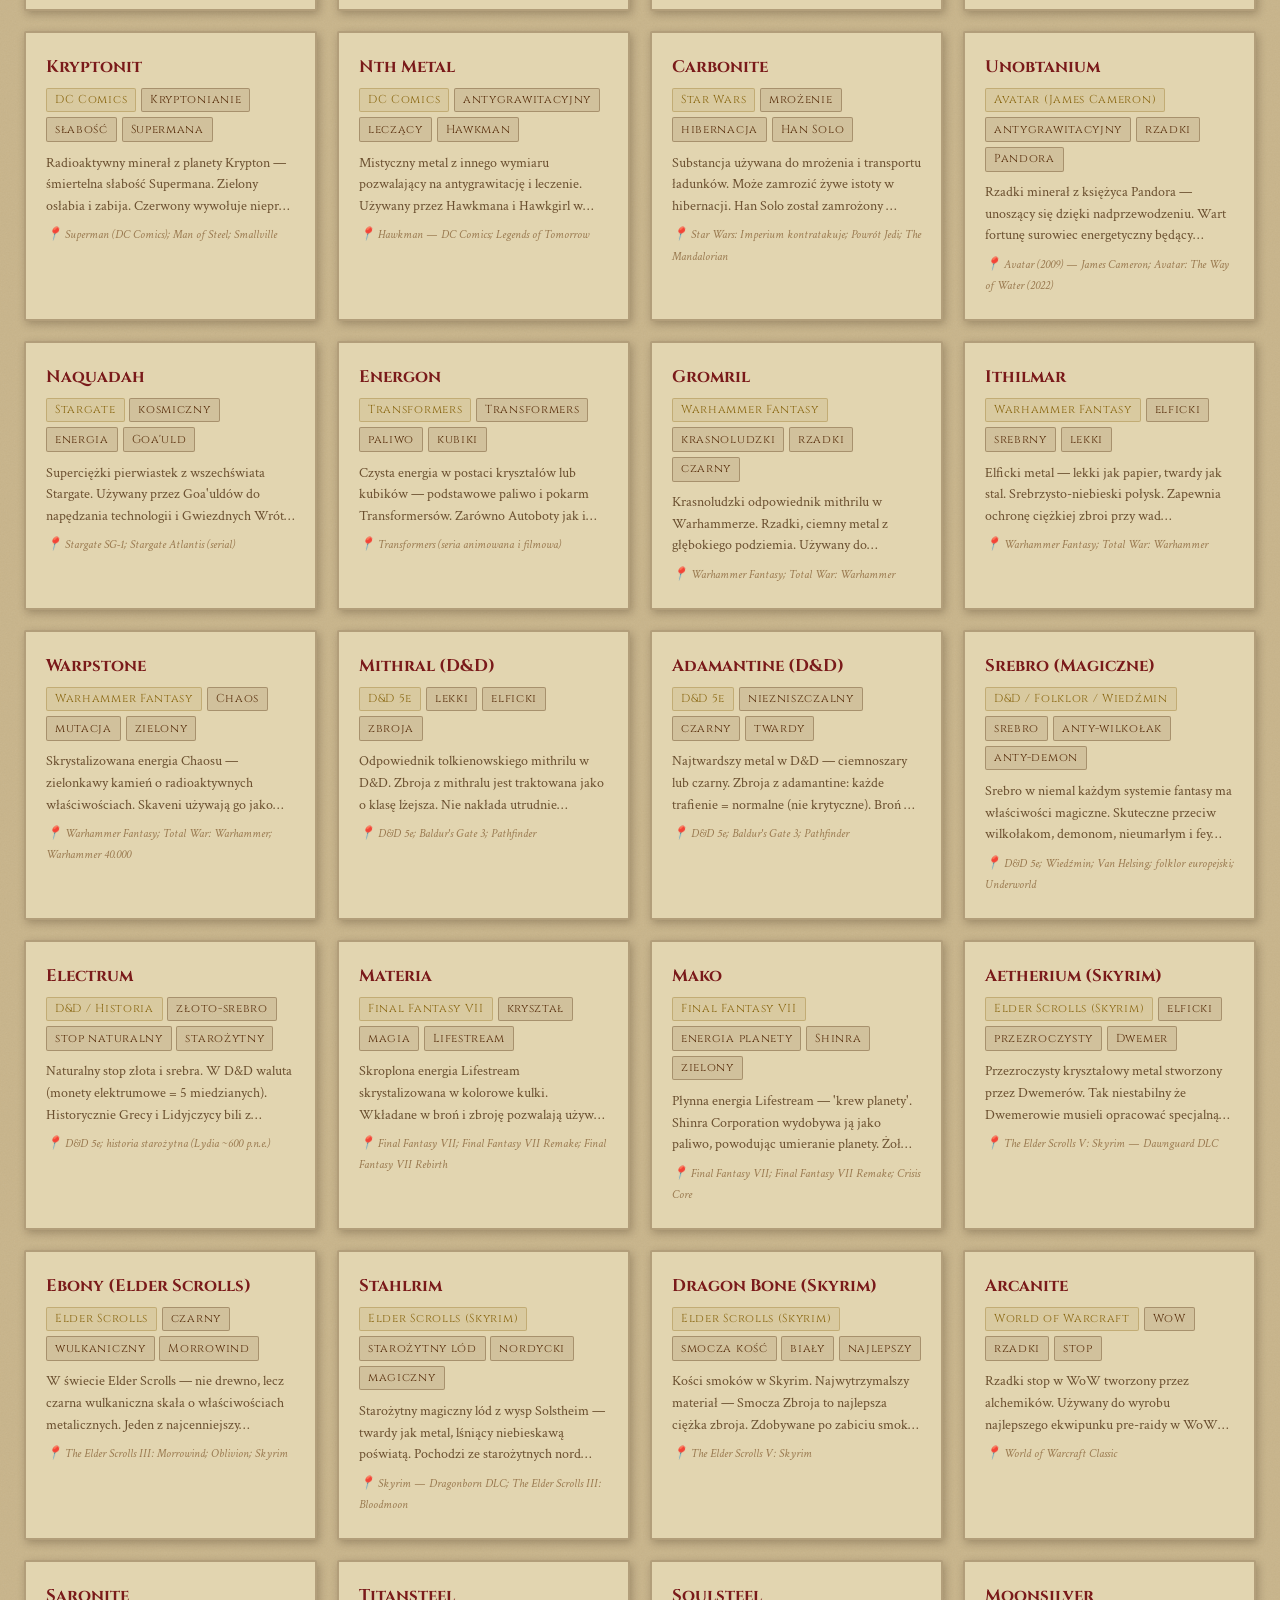
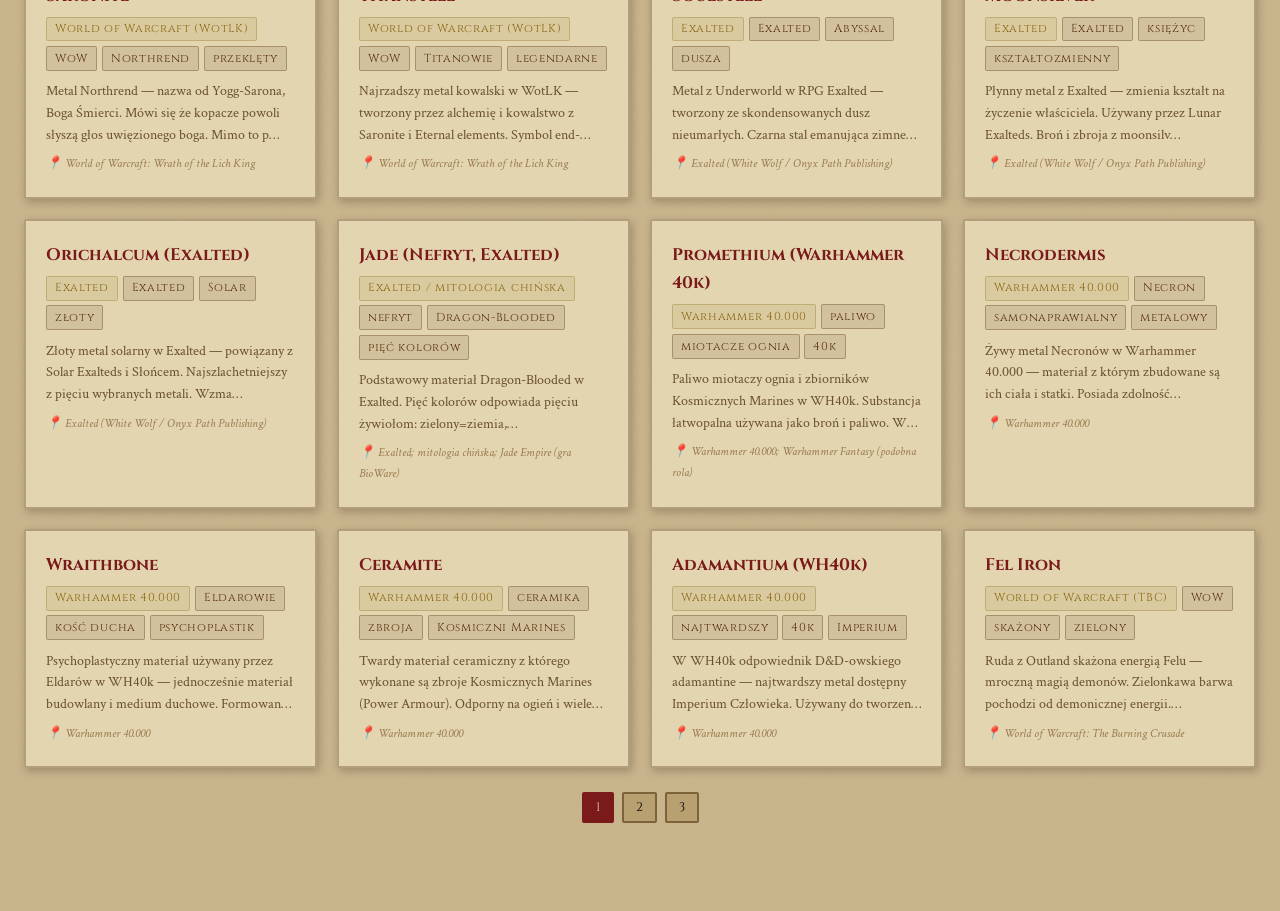
<file: encyclopedia/metals.html>
<!DOCTYPE html>
<html lang="pl">
<head>
  <meta charset="UTF-8" />
  <meta name="viewport" content="width=device-width, initial-scale=1.0" />
  <title>Metale — Encyklopedia Fantasy</title>
  <link rel="stylesheet" href="../style/main.css" />
  <link rel="stylesheet" href="../style/encyclopedia.css" />
  <link href="https://fonts.googleapis.com/css2?family=Cinzel+Decorative:wght@700&family=Cinzel:wght@400;600&family=Crimson+Text:ital,wght@0,400;0,600;1,400&display=swap" rel="stylesheet" />
</head>
<body>
  <div class="stars"></div>
  <nav class="topnav">
    <a href="../index.html" class="home">⚔️ Fantasy Hub</a>
    <a href="../dnd/index.html">D&D</a>
    <a href="index.html">Encyklopedia</a>
    <a href="metals.html" class="active">Metale</a>
  </nav>

  <h1 class="page-title">🔩 Metale & Materiały</h1>
  <p class="page-subtitle">Niezwykłe materiały z wszystkich światów fantasy</p>
  <div class="divider"></div>

  <div class="enc-container">
    <button class="add-btn" onclick="openModal()">+ Dodaj nowy materiał</button>

    <div class="enc-controls">
      <input type="text" id="search" placeholder="🔍 Szukaj..." oninput="render()" />
      <select id="universe-filter" onchange="render()">
        <option value="">Wszystkie światy</option>
      </select>
    </div>

    <div class="enc-grid" id="grid"></div>
  </div>

  <!-- Modal dodawania -->
  <div class="modal-overlay" id="modal">
    <div class="modal">
      <h3>➕ Dodaj Materiał</h3>
      <div class="field-row"><label>Nazwa</label><input id="m-name" type="text" /></div>
      <div class="field-row"><label>Świat/Universe</label><input id="m-universe" type="text" placeholder="np. Marvel, Tolkien, D&D" /></div>
      <div class="field-row"><label>Właściwości (tagi, przecinki)</label><input id="m-tags" type="text" placeholder="np. wytrzymały, magnetyczny" /></div>
      <div class="field-row"><label>Opis</label><textarea id="m-desc"></textarea></div>
      <div class="field-row"><label>Pojawia się w</label><input id="m-appearances" type="text" placeholder="np. Avengers (2012), Silmarillion" /></div>
      <div class="modal-btns">
        <button class="btn-save" onclick="saveEntry()">Zapisz</button>
        <button class="btn-cancel" onclick="closeModal()">Anuluj</button>
      </div>
    </div>
  </div>

  <script src="js/encyclopedia.js"></script>
  <script>initEncyclopedia('metals');</script>
  <script src="../style/main.js"></script>
</body>
</html>
</file>
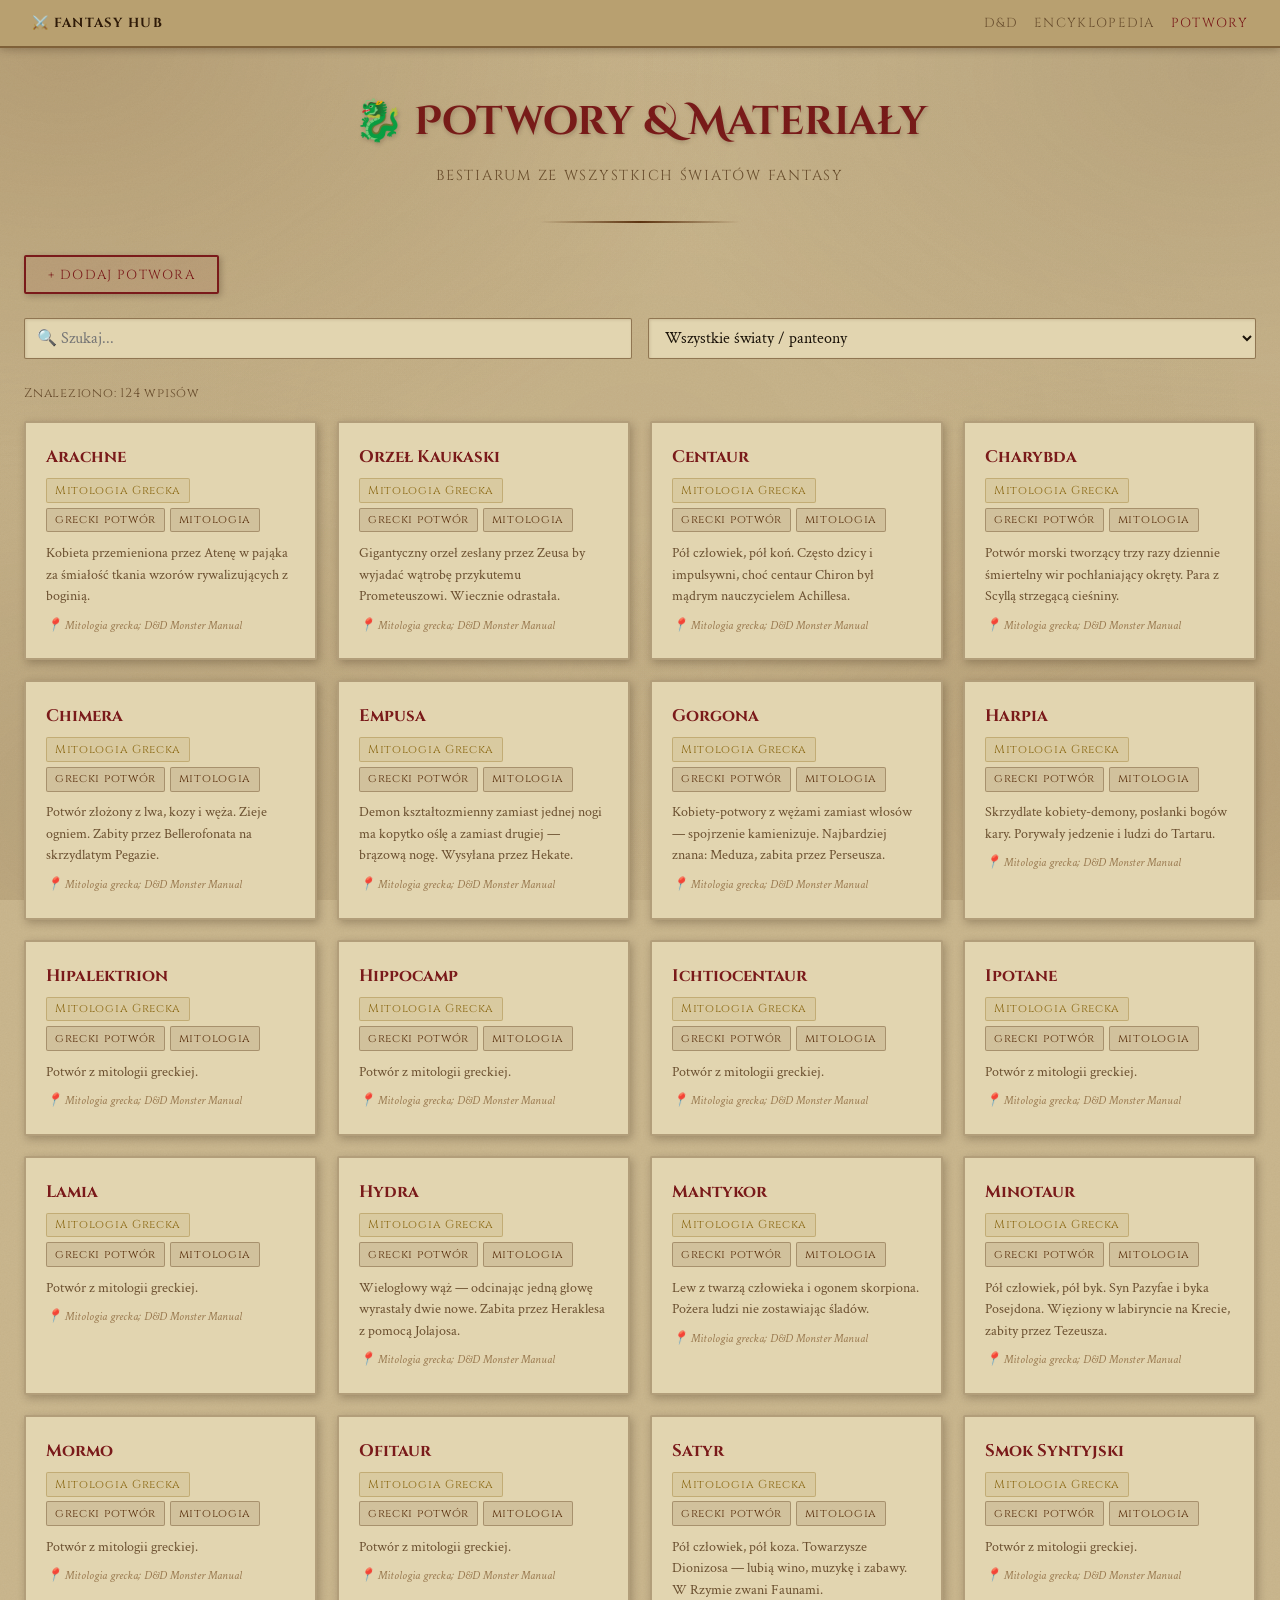
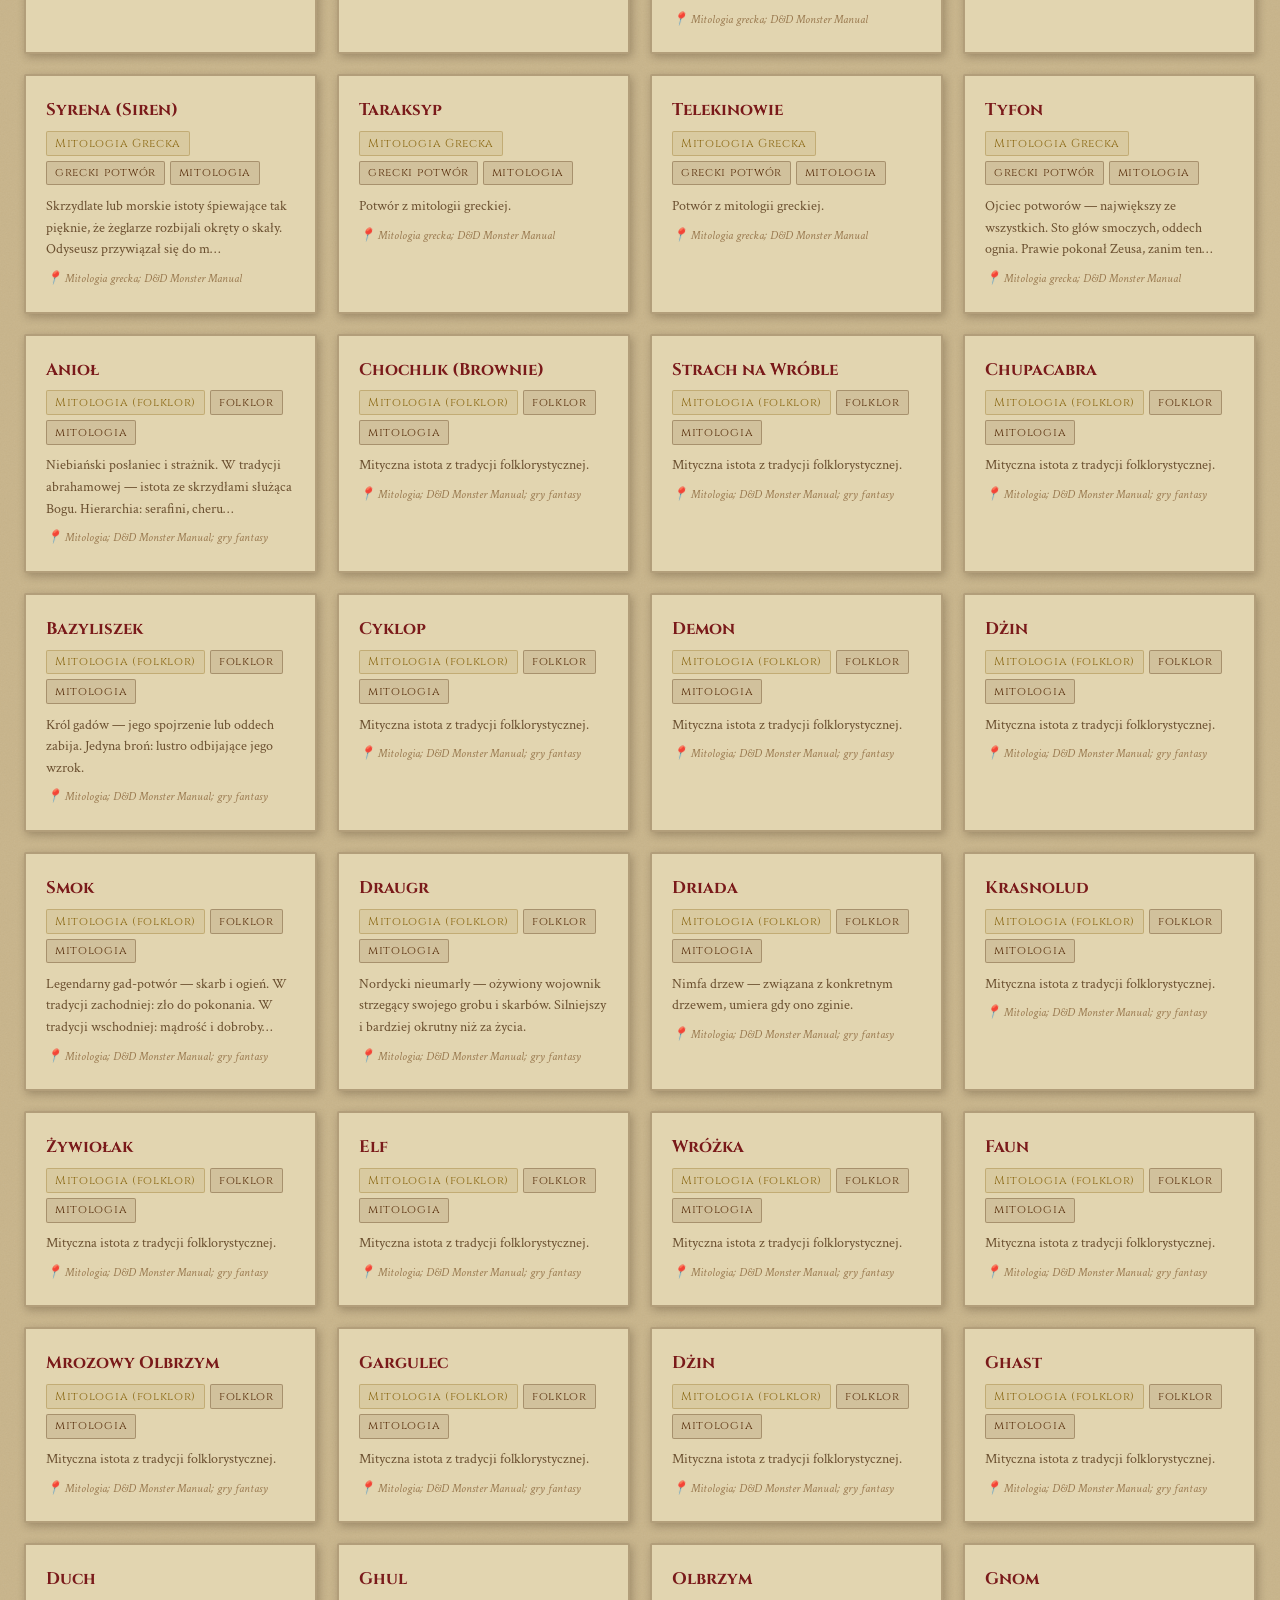
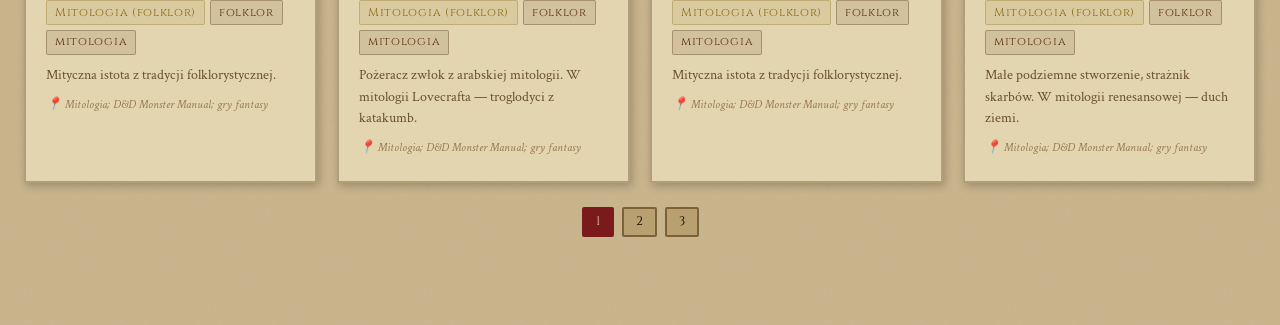
<file: encyclopedia/monsters.html>
<!DOCTYPE html>
<html lang="pl">
<head>
  <meta charset="UTF-8" />
  <meta name="viewport" content="width=device-width, initial-scale=1.0" />
  <title>Potwory — Encyklopedia Fantasy</title>
  <link rel="stylesheet" href="../style/main.css" />
  <link rel="stylesheet" href="../style/encyclopedia.css" />
  <link href="https://fonts.googleapis.com/css2?family=Cinzel+Decorative:wght@700&family=Cinzel:wght@400;600&family=Crimson+Text:ital,wght@0,400;0,600;1,400&display=swap" rel="stylesheet" />
</head>
<body>
  <div class="stars"></div>
  <nav class="topnav">
    <a href="../index.html" class="home">⚔️ Fantasy Hub</a>
    <a href="../dnd/index.html">D&D</a>
    <a href="index.html">Encyklopedia</a>
    <a href="monsters.html" class="active">Potwory</a>
  </nav>

  <h1 class="page-title">🐉 Potwory & Materiały</h1>
  <p class="page-subtitle">Bestiarum ze wszystkich światów fantasy</p>
  <div class="divider"></div>

  <div class="enc-container">
    <button class="add-btn" onclick="openModal()">+ Dodaj potwora</button>

    <div class="enc-controls">
      <input type="text" id="search" placeholder="🔍 Szukaj..." oninput="render()" />
      <select id="universe-filter" onchange="render()">
        <option value="">Wszystkie światy</option>
      </select>
    </div>

    <div class="enc-grid" id="grid"></div>
  </div>

  <!-- Modal dodawania -->
  <div class="modal-overlay" id="modal">
    <div class="modal">
      <h3>➕ Dodaj Potwora</h3>
      <div class="field-row"><label>Nazwa</label><input id="m-name" type="text" /></div>
      <div class="field-row"><label>Świat/Universe</label><input id="m-universe" type="text" placeholder="np. Marvel, Tolkien, D&D" /></div>
      <div class="field-row"><label>Właściwości (tagi, przecinki)</label><input id="m-tags" type="text" placeholder="np. wytrzymały, magnetyczny" /></div>
      <div class="field-row"><label>Opis</label><textarea id="m-desc"></textarea></div>
      <div class="field-row"><label>Pojawia się w</label><input id="m-appearances" type="text" placeholder="np. Avengers (2012), Silmarillion" /></div>
      <div class="modal-btns">
        <button class="btn-save" onclick="saveEntry()">Zapisz</button>
        <button class="btn-cancel" onclick="closeModal()">Anuluj</button>
      </div>
    </div>
  </div>

  <script src="js/encyclopedia.js"></script>
  <script>initEncyclopedia('monsters');</script>
  <script src="../style/main.js"></script>
</body>
</html>
</file>
<file: style/main.css>
/* ===========================
   Fantasy Hub — Motyw Papirus
   =========================== */

:root {
  /* Papirus / stara kartka moczona w herbacie */
  --bg:          #c8b48a;   /* główne tło — papirus średni */
  --bg2:         #b8a070;   /* ciemniejszy papirus */
  --bg3:         #d8c8a0;   /* jaśniejszy papirus */
  --bg-card:     #cfc09a;   /* karty */
  --parchment:   #e2d5b0;   /* najjaśniejszy pergamin */

  --ink:         #1a1208;   /* główny tekst — ciemny atrament */
  --ink2:        #3b2a14;   /* nagłówki */
  --ink-muted:   #6b5030;   /* przytłumiony tekst */
  --ink-faded:   #9a7a50;   /* bardzo przytłumiony */

  --red:         #7a1a1a;   /* ciemna czerwień — tytuły, akcenty */
  --red2:        #9b2335;
  --brown:       #5c3310;
  --dark-brown:  #2e1a08;
  --gold:        #8b6914;
  --gold-light:  #a07c1e;

  --border:      rgba(90,55,20,0.35);
  --border2:     rgba(90,55,20,0.6);
  --shadow:      rgba(30,15,5,0.25);
  --glow:        0 0 0px transparent;  /* brak glow na papierze */

  --font-display: 'Cinzel Decorative', serif;
  --font-heading: 'Cinzel', serif;
  --font-body:    'Crimson Text', serif;
}

*, *::before, *::after { box-sizing: border-box; margin: 0; padding: 0; }

html { font-size: 16px; scroll-behavior: smooth; }

body {
  background-color: var(--bg);
  /* Tekstura papirusu — subtelne żyłki jak na prawdziwym pergaminie */
  background-image:
    url("data:image/svg+xml,%3Csvg xmlns='http://www.w3.org/2000/svg' width='400' height='400'%3E%3Cfilter id='noise'%3E%3CfeTurbulence type='fractalNoise' baseFrequency='0.65' numOctaves='3' stitchTiles='stitch'/%3E%3CfeColorMatrix type='saturate' values='0'/%3E%3C/filter%3E%3Crect width='400' height='400' filter='url(%23noise)' opacity='0.08'/%3E%3C/svg%3E");
  color: var(--ink);
  font-family: var(--font-body);
  font-size: 1.1rem;
  line-height: 1.7;
  min-height: 100vh;
  display: flex;
  flex-direction: column;
  overflow-x: hidden;
}

/* --- Tło — plamy herbaty / kawy zamiast gwiazd --- */
.stars {
  position: fixed;
  inset: 0;
  pointer-events: none;
  z-index: 0;
  background:
    radial-gradient(ellipse at 5% 5%,   rgba(90,50,10,0.18) 0%, transparent 40%),
    radial-gradient(ellipse at 95% 8%,  rgba(70,40,10,0.12) 0%, transparent 35%),
    radial-gradient(ellipse at 10% 90%, rgba(80,45,10,0.15) 0%, transparent 40%),
    radial-gradient(ellipse at 90% 85%, rgba(90,50,10,0.18) 0%, transparent 38%),
    radial-gradient(ellipse at 50% 50%, rgba(100,60,10,0.04) 0%, transparent 70%);
}
.stars::before { display: none; }  /* brak gwiazdek na papierze */

/* --- Header --- */
header {
  position: relative;
  z-index: 1;
  text-align: center;
  padding: 4rem 1rem 2rem;
}

.logo {
  font-family: var(--font-display);
  font-size: clamp(2rem, 6vw, 3.5rem);
  color: var(--red);
  text-shadow: 1px 2px 4px rgba(30,10,5,0.3);
  letter-spacing: 0.05em;
  animation: fadeDown 0.8s ease both;
}

.tagline {
  font-family: var(--font-heading);
  color: var(--ink-muted);
  font-size: 1rem;
  letter-spacing: 0.15em;
  text-transform: uppercase;
  margin-top: 0.5rem;
  animation: fadeDown 0.8s 0.15s ease both;
}

/* --- Main cards --- */
main.cards {
  position: relative;
  z-index: 1;
  display: grid;
  grid-template-columns: repeat(auto-fit, minmax(280px, 1fr));
  gap: 2rem;
  max-width: 1100px;
  margin: 3rem auto;
  padding: 0 2rem;
  flex: 1;
}

.card {
  position: relative;
  display: flex;
  flex-direction: column;
  gap: 0.75rem;
  padding: 2.5rem 2rem;
  border: 2px solid var(--border2);
  border-radius: 2px;
  text-decoration: none;
  color: var(--ink);
  background: var(--parchment);
  box-shadow: 3px 4px 12px var(--shadow), inset 0 0 30px rgba(140,90,30,0.08);
  transition: transform 0.3s ease, box-shadow 0.3s ease;
  animation: fadeUp 0.7s ease both;
  overflow: hidden;
}
/* Narożniki jak w starej księdze */
.card::after {
  content: '';
  position: absolute;
  top: 6px; left: 6px; right: 6px; bottom: 6px;
  border: 1px solid rgba(90,55,20,0.2);
  pointer-events: none;
  border-radius: 1px;
}
.card:nth-child(1) { animation-delay: 0.1s; }
.card:nth-child(2) { animation-delay: 0.25s; }
.card:nth-child(3) { animation-delay: 0.4s; }

.card::before {
  content: '';
  position: absolute;
  inset: 0;
  opacity: 0;
  transition: opacity 0.3s;
  pointer-events: none;
}
.card--dnd::before  { background: radial-gradient(circle at 50% 0%, rgba(122,26,26,0.08), transparent 70%); }
.card--enc::before  { background: radial-gradient(circle at 50% 0%, rgba(50,80,30,0.08), transparent 70%); }
.card--lib::before  { background: radial-gradient(circle at 50% 0%, rgba(60,40,10,0.08), transparent 70%); }

.card:hover { transform: translateY(-5px); }
.card:hover::before { opacity: 1; }
.card--dnd:hover  { box-shadow: 4px 8px 24px rgba(122,26,26,0.2),  3px 4px 12px var(--shadow); }
.card--enc:hover  { box-shadow: 4px 8px 24px rgba(50,80,30,0.18),  3px 4px 12px var(--shadow); }
.card--lib:hover  { box-shadow: 4px 8px 24px rgba(60,40,10,0.18), 3px 4px 12px var(--shadow); }

.card__icon { font-size: 2.5rem; }

.card h2 {
  font-family: var(--font-heading);
  font-size: 1.5rem;
  color: var(--red);
  letter-spacing: 0.05em;
}

.card p {
  color: var(--ink-muted);
  font-size: 1rem;
  flex: 1;
}

.card__cta {
  font-family: var(--font-heading);
  font-size: 0.85rem;
  letter-spacing: 0.12em;
  text-transform: uppercase;
  color: var(--gold);
  margin-top: 0.5rem;
}

/* --- Footer --- */
footer {
  position: relative;
  z-index: 1;
  text-align: center;
  padding: 2rem 1rem;
  font-size: 0.85rem;
  color: var(--ink-faded);
  border-top: 2px solid var(--border);
}

/* --- Shared nav --- */
.topnav {
  position: relative;
  z-index: 10;
  display: flex;
  align-items: center;
  gap: 1rem;
  padding: 0.75rem 2rem;
  border-bottom: 2px solid var(--border2);
  background: var(--bg2);
  box-shadow: 0 2px 8px var(--shadow);
}
.topnav a {
  font-family: var(--font-heading);
  font-size: 0.82rem;
  letter-spacing: 0.1em;
  color: var(--ink-muted);
  text-decoration: none;
  text-transform: uppercase;
  transition: color 0.2s;
}
.topnav a:hover, .topnav a.active { color: var(--red); }
.topnav .home { margin-right: auto; color: var(--dark-brown); font-weight: bold; }

/* --- Utility --- */
.page-title {
  font-family: var(--font-display);
  font-size: clamp(1.5rem, 4vw, 2.5rem);
  color: var(--red);
  text-shadow: 1px 2px 4px rgba(30,10,5,0.2);
  text-align: center;
  padding: 2.5rem 1rem 0.5rem;
}
.page-subtitle {
  font-family: var(--font-heading);
  text-align: center;
  color: var(--ink-muted);
  font-size: 0.9rem;
  letter-spacing: 0.12em;
  text-transform: uppercase;
  padding-bottom: 2rem;
}
.divider {
  width: 200px;
  height: 2px;
  background: linear-gradient(90deg, transparent, var(--brown), transparent);
  margin: 0 auto 2rem;
}

/* Wspólne inputy / selecty */
input[type="text"], input[type="number"], select, textarea {
  background: var(--parchment);
  border: 1px solid var(--border2);
  border-radius: 2px;
  color: var(--ink);
  font-family: var(--font-body);
  font-size: 1rem;
  padding: 0.5rem 0.75rem;
  outline: none;
  transition: border-color 0.2s, box-shadow 0.2s;
  box-shadow: inset 1px 1px 3px rgba(90,55,20,0.15);
}
input:focus, select:focus, textarea:focus {
  border-color: var(--red);
  box-shadow: inset 1px 1px 3px rgba(90,55,20,0.15), 0 0 0 2px rgba(122,26,26,0.15);
}
select option { background: var(--bg3); }

/* Wspólny przycisk */
.btn {
  display: inline-flex;
  align-items: center;
  gap: 0.4rem;
  padding: 0.55rem 1.4rem;
  font-family: var(--font-heading);
  font-size: 0.82rem;
  letter-spacing: 0.1em;
  text-transform: uppercase;
  border: 2px solid var(--border2);
  background: var(--bg2);
  color: var(--ink2);
  border-radius: 2px;
  cursor: pointer;
  box-shadow: 2px 2px 6px var(--shadow);
  transition: background 0.2s, box-shadow 0.2s, transform 0.1s;
}
.btn:hover { background: var(--bg); box-shadow: 3px 3px 10px var(--shadow); transform: translateY(-1px); }
.btn--red { border-color: var(--red2); color: var(--red); }
.btn--red:hover { background: var(--red2); color: var(--parchment); }
.btn-row { display: flex; gap: 1rem; flex-wrap: wrap; margin-top: 1rem; }

/* --- Animations --- */
@keyframes fadeDown {
  from { opacity: 0; transform: translateY(-20px); }
  to   { opacity: 1; transform: translateY(0); }
}
@keyframes fadeUp {
  from { opacity: 0; transform: translateY(20px); }
  to   { opacity: 1; transform: translateY(0); }
}
@keyframes fadeIn {
  from { opacity: 0; }
  to   { opacity: 1; }
}
</file>
<file: style/dnd.css>
/* =====================
   D&D — Papirus
   ===================== */

.dnd-menu {
  display: grid;
  grid-template-columns: repeat(auto-fit, minmax(240px, 1fr));
  gap: 1.5rem;
  max-width: 900px;
  margin: 0 auto 4rem;
  padding: 0 2rem;
  position: relative;
  z-index: 1;
}

.dnd-card {
  display: flex; flex-direction: column; gap: 0.5rem;
  padding: 2rem 1.5rem;
  border: 2px solid var(--border2); border-radius: 2px;
  text-decoration: none; color: var(--ink);
  background: var(--parchment);
  box-shadow: 3px 4px 10px var(--shadow);
  transition: transform 0.25s, box-shadow 0.25s;
  position: relative;
}
.dnd-card::after {
  content: ''; position: absolute; top: 5px; left: 5px; right: 5px; bottom: 5px;
  border: 1px solid rgba(90,55,20,0.15); pointer-events: none;
}
.dnd-card:hover { transform: translateY(-4px); box-shadow: 4px 8px 20px rgba(122,26,26,0.2); }
.dnd-card__icon { font-size: 2rem; }
.dnd-card h3    { font-family: var(--font-heading); color: var(--red); font-size: 1.2rem; }
.dnd-card p     { color: var(--ink-muted); font-size: 0.95rem; }

/* =====================
   Karta Postaci
   ===================== */
.sheet-container {
  max-width: 960px; margin: 0 auto;
  padding: 0 1.5rem 4rem; position: relative; z-index: 1;
}

.sheet-section {
  background: var(--parchment);
  border: 2px solid var(--border);
  border-radius: 2px;
  padding: 1.5rem;
  margin-bottom: 1.5rem;
  box-shadow: 2px 3px 8px var(--shadow);
}
.sheet-section h2 {
  font-family: var(--font-heading);
  color: var(--red);
  font-size: 0.9rem;
  letter-spacing: 0.12em;
  text-transform: uppercase;
  margin-bottom: 1rem;
  padding-bottom: 0.5rem;
  border-bottom: 1px solid var(--border);
}

/* Statystyki */
.stats-grid {
  display: grid; grid-template-columns: repeat(6, 1fr); gap: 1rem;
}
@media (max-width: 600px) { .stats-grid { grid-template-columns: repeat(3, 1fr); } }

.stat-box {
  display: flex; flex-direction: column; align-items: center;
  border: 2px solid var(--border); border-radius: 2px;
  padding: 0.75rem 0.5rem;
  background: var(--bg3);
  box-shadow: inset 1px 1px 3px rgba(90,55,20,0.15);
}
.stat-box label {
  font-family: var(--font-heading); font-size: 0.62rem; letter-spacing: 0.08em;
  text-transform: uppercase; color: var(--ink-muted); margin-bottom: 0.3rem;
}
.stat-box input[type="number"] {
  width: 100%; text-align: center;
  background: transparent; border: none;
  color: var(--red); font-family: var(--font-heading); font-size: 1.8rem;
  outline: none; box-shadow: none;
}
.stat-box .modifier { font-size: 0.8rem; color: var(--ink-muted); margin-top: 0.2rem; font-family: var(--font-heading); }

/* Dice roller */
.dice-row {
  display: flex; gap: 0.6rem; flex-wrap: wrap; margin-top: 0.75rem;
}
.dice-btn {
  padding: 0.35rem 0.8rem;
  font-family: var(--font-heading); font-size: 0.78rem; letter-spacing: 0.06em;
  background: var(--bg2); border: 2px solid var(--border2); color: var(--ink2);
  border-radius: 2px; cursor: pointer; box-shadow: 2px 2px 5px var(--shadow);
  transition: background 0.15s, transform 0.1s;
}
.dice-btn:hover { background: var(--bg); transform: translateY(-1px); }
.dice-btn:active { transform: scale(0.95); }
.dice-result {
  display: inline-flex; align-items: center;
  font-family: var(--font-heading); font-size: 1.1rem;
  color: var(--red); padding: 0.35rem 0.75rem;
  background: var(--parchment); border: 2px solid var(--border);
  border-radius: 2px; min-width: 80px; justify-content: center;
  box-shadow: inset 1px 1px 3px rgba(90,55,20,0.15);
}

/* Pola formularza */
label.field-label {
  display: block;
  font-family: var(--font-heading); font-size: 0.72rem; letter-spacing: 0.08em;
  text-transform: uppercase; color: var(--ink-muted); margin-bottom: 0.3rem;
}
input[type="text"], select, textarea {
  width: 100%;
}
textarea { resize: vertical; min-height: 80px; }

.field-row { margin-bottom: 1rem; }
.field-grid-2 { display: grid; grid-template-columns: 1fr 1fr; gap: 1rem; }
.field-grid-3 { display: grid; grid-template-columns: 1fr 1fr 1fr; gap: 1rem; }
@media (max-width: 600px) { .field-grid-2, .field-grid-3 { grid-template-columns: 1fr; } }

/* =====================
   Zaklęcia / Ekwipunek
   ===================== */
.spells-controls, .eq-controls {
  display: flex; gap: 1rem; flex-wrap: wrap;
  max-width: 960px; margin: 0 auto 1.5rem; padding: 0 1.5rem;
  position: relative; z-index: 1;
}
.spells-controls input, .spells-controls select,
.eq-controls input, .eq-controls select { flex: 1; min-width: 180px; }

.spells-grid, .eq-grid {
  display: grid; grid-template-columns: repeat(auto-fill, minmax(280px, 1fr));
  gap: 1rem; max-width: 960px; margin: 0 auto 4rem;
  padding: 0 1.5rem; position: relative; z-index: 1;
}

.spell-card, .eq-card {
  border: 2px solid var(--border); border-radius: 2px;
  padding: 1.25rem; background: var(--parchment);
  box-shadow: 2px 3px 8px var(--shadow);
  cursor: pointer;
  transition: border-color 0.2s, transform 0.2s;
  position: relative;
}
.spell-card:hover, .eq-card:hover {
  border-color: var(--red); transform: translateY(-2px);
}
.spell-card .read-hint, .eq-card .read-hint {
  position: absolute; bottom: 6px; right: 10px;
  font-family: var(--font-heading); font-size: 0.62rem;
  color: var(--ink-faded); opacity: 0; transition: opacity 0.2s;
}
.spell-card:hover .read-hint, .eq-card:hover .read-hint { opacity: 1; }

.spell-card h4, .eq-card h4 {
  font-family: var(--font-heading); color: var(--red);
  font-size: 1rem; margin-bottom: 0.3rem;
}
.spell-meta, .eq-meta {
  font-size: 0.8rem; color: var(--ink-muted); margin-bottom: 0.5rem;
}
.spell-card p, .eq-card p {
  font-size: 0.9rem; color: var(--ink2);
  display: -webkit-box; -webkit-line-clamp: 3; -webkit-box-orient: vertical; overflow: hidden;
}

.spell-level-badge {
  display: inline-block; padding: 0.1rem 0.5rem; border-radius: 2px;
  background: rgba(122,26,26,0.1); color: var(--red);
  border: 1px solid rgba(122,26,26,0.3);
  font-size: 0.72rem; font-family: var(--font-heading);
  margin-right: 0.4rem;
}

/* Modal zaklęcia / ekwipunku */
.spell-detail-overlay {
  display: none; position: fixed; inset: 0;
  background: rgba(20,10,5,0.65); z-index: 300;
  align-items: center; justify-content: center; padding: 1rem;
}
.spell-detail-overlay.open { display: flex; }
.spell-detail-modal {
  background: var(--bg3); border: 2px solid var(--border2); border-radius: 3px;
  padding: 2rem 2.5rem; width: min(90vw, 620px); max-height: 88vh; overflow-y: auto;
  box-shadow: 8px 10px 40px rgba(20,10,5,0.5); animation: fadeUp 0.2s ease both; position: relative;
}
.spell-detail-modal::before {
  content: ''; position: absolute; top: 8px; left: 8px; right: 8px; bottom: 8px;
  border: 1px solid rgba(90,55,20,0.2); pointer-events: none;
}
.spell-detail-modal h2 { font-family: var(--font-display); color: var(--red); font-size: 1.5rem; margin-bottom: 0.3rem; }
.spell-detail-modal .sd-meta { font-size: 0.85rem; color: var(--ink-muted); margin-bottom: 1rem; font-family: var(--font-heading); letter-spacing: 0.06em; }
.spell-detail-modal .sd-divider { height: 1px; background: linear-gradient(90deg,transparent,var(--border2),transparent); margin: 0 0 1rem; }
.spell-detail-modal .sd-desc { font-size: 1.05rem; line-height: 1.8; color: var(--ink); margin-bottom: 1rem; }
.spell-detail-modal .sd-stats { display: flex; flex-wrap: wrap; gap: 0.5rem; margin-bottom: 1rem; }
.sd-stat {
  background: var(--bg2); border: 1px solid var(--border); border-radius: 2px;
  padding: 0.3rem 0.75rem; font-size: 0.8rem; font-family: var(--font-heading);
}
.sd-stat span { color: var(--ink-muted); }
.sd-stat strong { color: var(--ink2); }
.sd-close {
  display: block; margin: 0 auto; padding: 0.5rem 2.5rem;
  font-family: var(--font-heading); font-size: 0.82rem; letter-spacing: 0.1em; text-transform: uppercase;
  background: var(--bg2); border: 2px solid var(--border2); color: var(--ink2);
  border-radius: 2px; cursor: pointer; box-shadow: 2px 2px 6px var(--shadow); transition: background 0.2s;
}
.sd-close:hover { background: var(--bg); }

#loading { text-align: center; padding: 3rem; color: var(--ink-muted); font-family: var(--font-heading); }
</file>
<file: style/encyclopedia.css>
/* =====================
   Encyklopedia — Papirus
   ===================== */

.enc-menu {
  display: grid;
  grid-template-columns: repeat(auto-fit, minmax(240px, 1fr));
  gap: 1.5rem;
  max-width: 900px;
  margin: 0 auto 4rem;
  padding: 0 2rem;
  position: relative;
  z-index: 1;
}

.enc-card {
  display: flex;
  flex-direction: column;
  gap: 0.5rem;
  padding: 2rem 1.5rem;
  border: 2px solid var(--border2);
  border-radius: 2px;
  text-decoration: none;
  color: var(--ink);
  background: var(--parchment);
  box-shadow: 3px 4px 10px var(--shadow), inset 0 0 20px rgba(140,90,30,0.06);
  transition: transform 0.25s, box-shadow 0.25s;
  position: relative;
}
.enc-card::after {
  content: '';
  position: absolute;
  top: 5px; left: 5px; right: 5px; bottom: 5px;
  border: 1px solid rgba(90,55,20,0.15);
  pointer-events: none;
}
.enc-card:hover { transform: translateY(-4px); box-shadow: 4px 8px 20px rgba(122,26,26,0.2), 3px 4px 10px var(--shadow); }
.enc-card span  { font-size: 2rem; }
.enc-card h3    { font-family: var(--font-heading); color: var(--red); font-size: 1.2rem; }
.enc-card p     { color: var(--ink-muted); font-size: 0.95rem; }

.enc-container {
  max-width: 1300px;
  margin: 0 auto;
  padding: 0 1.5rem 4rem;
  position: relative;
  z-index: 1;
}

.enc-controls {
  display: flex;
  gap: 1rem;
  flex-wrap: wrap;
  margin-bottom: 1.5rem;
}
.enc-controls input,
.enc-controls select { flex: 1; min-width: 180px; }

.enc-grid {
  display: grid;
  grid-template-columns: repeat(4, 1fr);
  gap: 1.25rem;
}
@media (max-width: 1100px) { .enc-grid { grid-template-columns: repeat(3, 1fr); } }
@media (max-width: 750px)  { .enc-grid { grid-template-columns: repeat(2, 1fr); } }
@media (max-width: 480px)  { .enc-grid { grid-template-columns: 1fr; } }

.entry-card {
  border: 2px solid var(--border);
  border-radius: 2px;
  padding: 1.25rem 1.25rem 1.4rem;
  background: var(--parchment);
  box-shadow: 2px 3px 8px var(--shadow);
  cursor: pointer;
  transition: border-color 0.2s, transform 0.2s, box-shadow 0.2s;
  position: relative;
  user-select: none;
}
.entry-card:hover {
  border-color: var(--red);
  transform: translateY(-2px);
  box-shadow: 3px 6px 16px rgba(122,26,26,0.18);
}
.entry-card .read-hint {
  position: absolute;
  bottom: 6px; right: 10px;
  font-family: var(--font-heading);
  font-size: 0.65rem;
  letter-spacing: 0.06em;
  color: var(--ink-faded);
  opacity: 0;
  transition: opacity 0.2s;
}
.entry-card:hover .read-hint { opacity: 1; }

.entry-card h4 { font-family: var(--font-heading); color: var(--red); font-size: 1.05rem; margin-bottom: 0.4rem; }
.entry-tags { display: flex; flex-wrap: wrap; gap: 0.3rem; margin-bottom: 0.6rem; }
.tag {
  display: inline-block;
  padding: 0.1rem 0.5rem;
  border-radius: 2px;
  font-size: 0.72rem;
  font-family: var(--font-heading);
  letter-spacing: 0.06em;
  background: rgba(90,55,20,0.12);
  color: var(--brown);
  border: 1px solid var(--border);
}
.tag.red   { background: rgba(122,26,26,0.1);  color: var(--red);  border-color: rgba(122,26,26,0.3); }
.tag.gold  { background: rgba(139,105,20,0.1); color: var(--gold); border-color: rgba(139,105,20,0.3); }
.tag.green { background: rgba(30,80,30,0.1);   color: #3a6020;     border-color: rgba(30,80,30,0.3); }

.entry-card p { font-size: 0.9rem; color: var(--ink-muted); line-height: 1.5;
  display: -webkit-box; -webkit-line-clamp: 3; -webkit-box-orient: vertical; overflow: hidden; }
.entry-card .entry-origin { font-size: 0.78rem; color: var(--ink-faded); margin-top: 0.5rem; font-style: italic; }

/* Przycisk dodaj */
.add-btn {
  display: inline-flex; align-items: center; gap: 0.5rem;
  padding: 0.55rem 1.4rem;
  font-family: var(--font-heading); font-size: 0.82rem;
  letter-spacing: 0.1em; text-transform: uppercase;
  border: 2px solid var(--red); background: rgba(122,26,26,0.07); color: var(--red);
  border-radius: 2px; cursor: pointer; box-shadow: 2px 2px 6px var(--shadow);
  transition: background 0.2s; margin-bottom: 1.5rem;
}
.add-btn:hover { background: rgba(122,26,26,0.14); }

/* Modal dodawania */
.modal-overlay {
  display: none; position: fixed; inset: 0;
  background: rgba(20,10,5,0.6); z-index: 200;
  align-items: center; justify-content: center;
}
.modal-overlay.open { display: flex; }
.modal {
  background: var(--bg3); border: 2px solid var(--border2); border-radius: 3px;
  padding: 2rem; width: min(90vw, 520px); max-height: 90vh; overflow-y: auto;
  box-shadow: 6px 8px 30px rgba(20,10,5,0.4); position: relative;
}
.modal::before {
  content: ''; position: absolute; top: 7px; left: 7px; right: 7px; bottom: 7px;
  border: 1px solid rgba(90,55,20,0.2); pointer-events: none;
}
.modal h3 { font-family: var(--font-heading); color: var(--red); margin-bottom: 1.25rem; font-size: 1.15rem; }
.modal .field-row { margin-bottom: 0.85rem; }
.modal label {
  display: block; font-family: var(--font-heading); font-size: 0.75rem;
  letter-spacing: 0.08em; text-transform: uppercase; color: var(--ink-muted); margin-bottom: 0.3rem;
}
.modal input[type="text"], .modal textarea, .modal select { width: 100%; }
.modal textarea { resize: vertical; min-height: 80px; }
.modal-btns { display: flex; gap: 0.75rem; margin-top: 1.25rem; }
.modal-btns button {
  flex: 1; padding: 0.55rem; font-family: var(--font-heading);
  font-size: 0.82rem; letter-spacing: 0.08em; text-transform: uppercase;
  border-radius: 2px; cursor: pointer; transition: background 0.2s;
  border: 2px solid var(--border2); box-shadow: 2px 2px 6px var(--shadow);
}
.btn-save   { background: rgba(122,26,26,0.1); border-color: var(--red); color: var(--red); }
.btn-save:hover { background: var(--red); color: var(--parchment); }
.btn-cancel { background: var(--bg2); color: var(--ink-muted); }
.btn-cancel:hover { background: var(--bg); }

/* Modal szczegółów wpisu */
.detail-overlay {
  display: none; position: fixed; inset: 0;
  background: rgba(20,10,5,0.65); z-index: 300;
  align-items: center; justify-content: center; padding: 1rem;
}
.detail-overlay.open { display: flex; }
.detail-modal {
  background: var(--bg3); border: 2px solid var(--border2); border-radius: 3px;
  padding: 2.5rem 2.5rem 2rem; width: min(90vw, 640px); max-height: 88vh;
  overflow-y: auto; box-shadow: 8px 10px 40px rgba(20,10,5,0.5);
  position: relative; animation: fadeUp 0.25s ease both;
}
.detail-modal::before {
  content: ''; position: absolute; top: 8px; left: 8px; right: 8px; bottom: 8px;
  border: 1px solid rgba(90,55,20,0.2); pointer-events: none;
}
.detail-modal h2 {
  font-family: var(--font-display); color: var(--red);
  font-size: clamp(1.3rem, 3vw, 1.8rem); margin-bottom: 0.4rem; line-height: 1.2;
}
.detail-modal .detail-universe {
  font-family: var(--font-heading); font-size: 0.8rem; letter-spacing: 0.1em;
  text-transform: uppercase; color: var(--ink-muted); margin-bottom: 1rem;
}
.detail-modal .detail-tags { margin-bottom: 1.25rem; display: flex; flex-wrap: wrap; gap: 0.35rem; }
.detail-modal .detail-divider {
  width: 100%; height: 1px; background: linear-gradient(90deg, transparent, var(--border2), transparent);
  margin: 0 0 1.25rem;
}
.detail-modal .detail-desc {
  font-size: 1.1rem; line-height: 1.8; color: var(--ink); margin-bottom: 1.25rem;
  border-left: 3px solid var(--brown); padding-left: 1rem;
}
.detail-modal .detail-appearances {
  font-style: italic; font-size: 0.92rem; color: var(--ink-muted); margin-bottom: 1.75rem;
}
.detail-modal .detail-appearances strong {
  font-style: normal; font-family: var(--font-heading); font-size: 0.78rem;
  text-transform: uppercase; letter-spacing: 0.06em; display: block; margin-bottom: 0.2rem;
}
.detail-close {
  display: block; margin: 0 auto; padding: 0.5rem 2.5rem;
  font-family: var(--font-heading); font-size: 0.82rem; letter-spacing: 0.1em; text-transform: uppercase;
  background: var(--bg2); border: 2px solid var(--border2); color: var(--ink2);
  border-radius: 2px; cursor: pointer; box-shadow: 2px 2px 6px var(--shadow); transition: background 0.2s;
}
.detail-close:hover { background: var(--bg); }
.detail-delete {
  display: block; margin: 0.5rem auto 0; padding: 0.4rem 2rem;
  font-family: var(--font-heading); font-size: 0.75rem; letter-spacing: 0.1em; text-transform: uppercase;
  background: transparent; border: 1px solid rgba(122,26,26,0.4); color: var(--red);
  border-radius: 2px; cursor: pointer; transition: background 0.2s;
}
.detail-delete:hover { background: rgba(122,26,26,0.1); }
</file>
<file: style/library.css>
/* Biblioteka — Papirus */

.lib-container {
  max-width: 960px; margin: 0 auto; padding: 0 1.5rem 4rem; position: relative; z-index: 1;
}
.lib-upload-zone {
  border: 2px dashed var(--border2); border-radius: 3px; padding: 2.5rem;
  text-align: center; margin-bottom: 2rem;
  background: var(--parchment); box-shadow: 2px 3px 8px var(--shadow);
  transition: border-color 0.2s, background 0.2s; cursor: pointer;
}
.lib-upload-zone:hover, .lib-upload-zone.drag-over { border-color: var(--red); background: var(--bg3); }
.upload-inner span { font-size: 2.5rem; display: block; margin-bottom: 0.5rem; }
.upload-inner p { color: var(--ink-muted); font-size: 0.95rem; margin-bottom: 1rem; }

.add-btn {
  display: inline-flex; align-items: center; gap: 0.4rem;
  padding: 0.55rem 1.4rem; font-family: var(--font-heading); font-size: 0.82rem;
  letter-spacing: 0.1em; text-transform: uppercase;
  border: 2px solid var(--brown); background: rgba(92,51,16,0.1); color: var(--brown);
  border-radius: 2px; cursor: pointer; box-shadow: 2px 2px 6px var(--shadow); transition: background 0.2s;
}
.add-btn:hover { background: rgba(92,51,16,0.2); }

.lib-controls { display: flex; gap: 1rem; flex-wrap: wrap; margin-bottom: 1.5rem; }
.lib-controls input, .lib-controls select { flex: 1; min-width: 180px; }

.books-grid { display: grid; grid-template-columns: repeat(auto-fill, minmax(180px, 1fr)); gap: 1.25rem; }
.empty-msg { grid-column: 1/-1; text-align: center; color: var(--ink-faded); padding: 3rem; font-style: italic; }

.book-card {
  border: 2px solid var(--border); border-radius: 2px;
  padding: 1.25rem 1rem; background: var(--parchment);
  box-shadow: 2px 3px 8px var(--shadow);
  display: flex; flex-direction: column; gap: 0.5rem;
  transition: transform 0.2s, box-shadow 0.2s;
}
.book-card:hover { transform: translateY(-3px); box-shadow: 3px 6px 16px rgba(92,51,16,0.25); border-color: var(--border2); }
.book-cover {
  width: 100%; aspect-ratio: 3/4;
  background: linear-gradient(135deg, var(--bg2) 0%, var(--bg3) 100%);
  border-radius: 2px; display: flex; align-items: center; justify-content: center;
  font-size: 3rem; border: 1px solid var(--border); margin-bottom: 0.3rem;
}
.book-card h4 { font-family: var(--font-heading); color: var(--red); font-size: 0.92rem; line-height: 1.3; }
.book-card .book-meta { font-size: 0.78rem; color: var(--ink-faded); }
.book-tag {
  display: inline-block; padding: 0.1rem 0.45rem; border-radius: 2px;
  font-size: 0.7rem; font-family: var(--font-heading);
  background: rgba(92,51,16,0.12); color: var(--brown); border: 1px solid var(--border);
}
.book-actions { display: flex; gap: 0.5rem; margin-top: 0.3rem; }
.book-btn {
  flex: 1; padding: 0.4rem; font-family: var(--font-heading); font-size: 0.7rem;
  letter-spacing: 0.06em; text-transform: uppercase; border-radius: 2px;
  cursor: pointer; transition: background 0.2s; background: transparent;
}
.book-btn-read { border: 1px solid var(--border2); color: var(--ink2); }
.book-btn-read:hover { background: var(--bg2); }
.book-btn-del { border: 1px solid rgba(122,26,26,0.4); color: var(--red); }
.book-btn-del:hover { background: rgba(122,26,26,0.1); }

.reader-overlay { display: none; position: fixed; inset: 0; background: var(--bg2); z-index: 200; flex-direction: column; }
.reader-overlay.open { display: flex; }
.reader-bar {
  display: flex; align-items: center; justify-content: space-between;
  padding: 0.75rem 1.5rem; background: var(--bg2); border-bottom: 2px solid var(--border2);
}
.reader-bar span { font-family: var(--font-heading); color: var(--red); font-size: 0.9rem; }
.reader-bar button {
  background: transparent; border: 2px solid var(--border2); color: var(--ink-muted);
  font-family: var(--font-heading); font-size: 0.8rem; padding: 0.35rem 0.9rem;
  border-radius: 2px; cursor: pointer; transition: border-color 0.2s;
}
.reader-bar button:hover { border-color: var(--red); color: var(--red); }
#reader-frame { flex: 1; border: none; width: 100%; }
</file>
